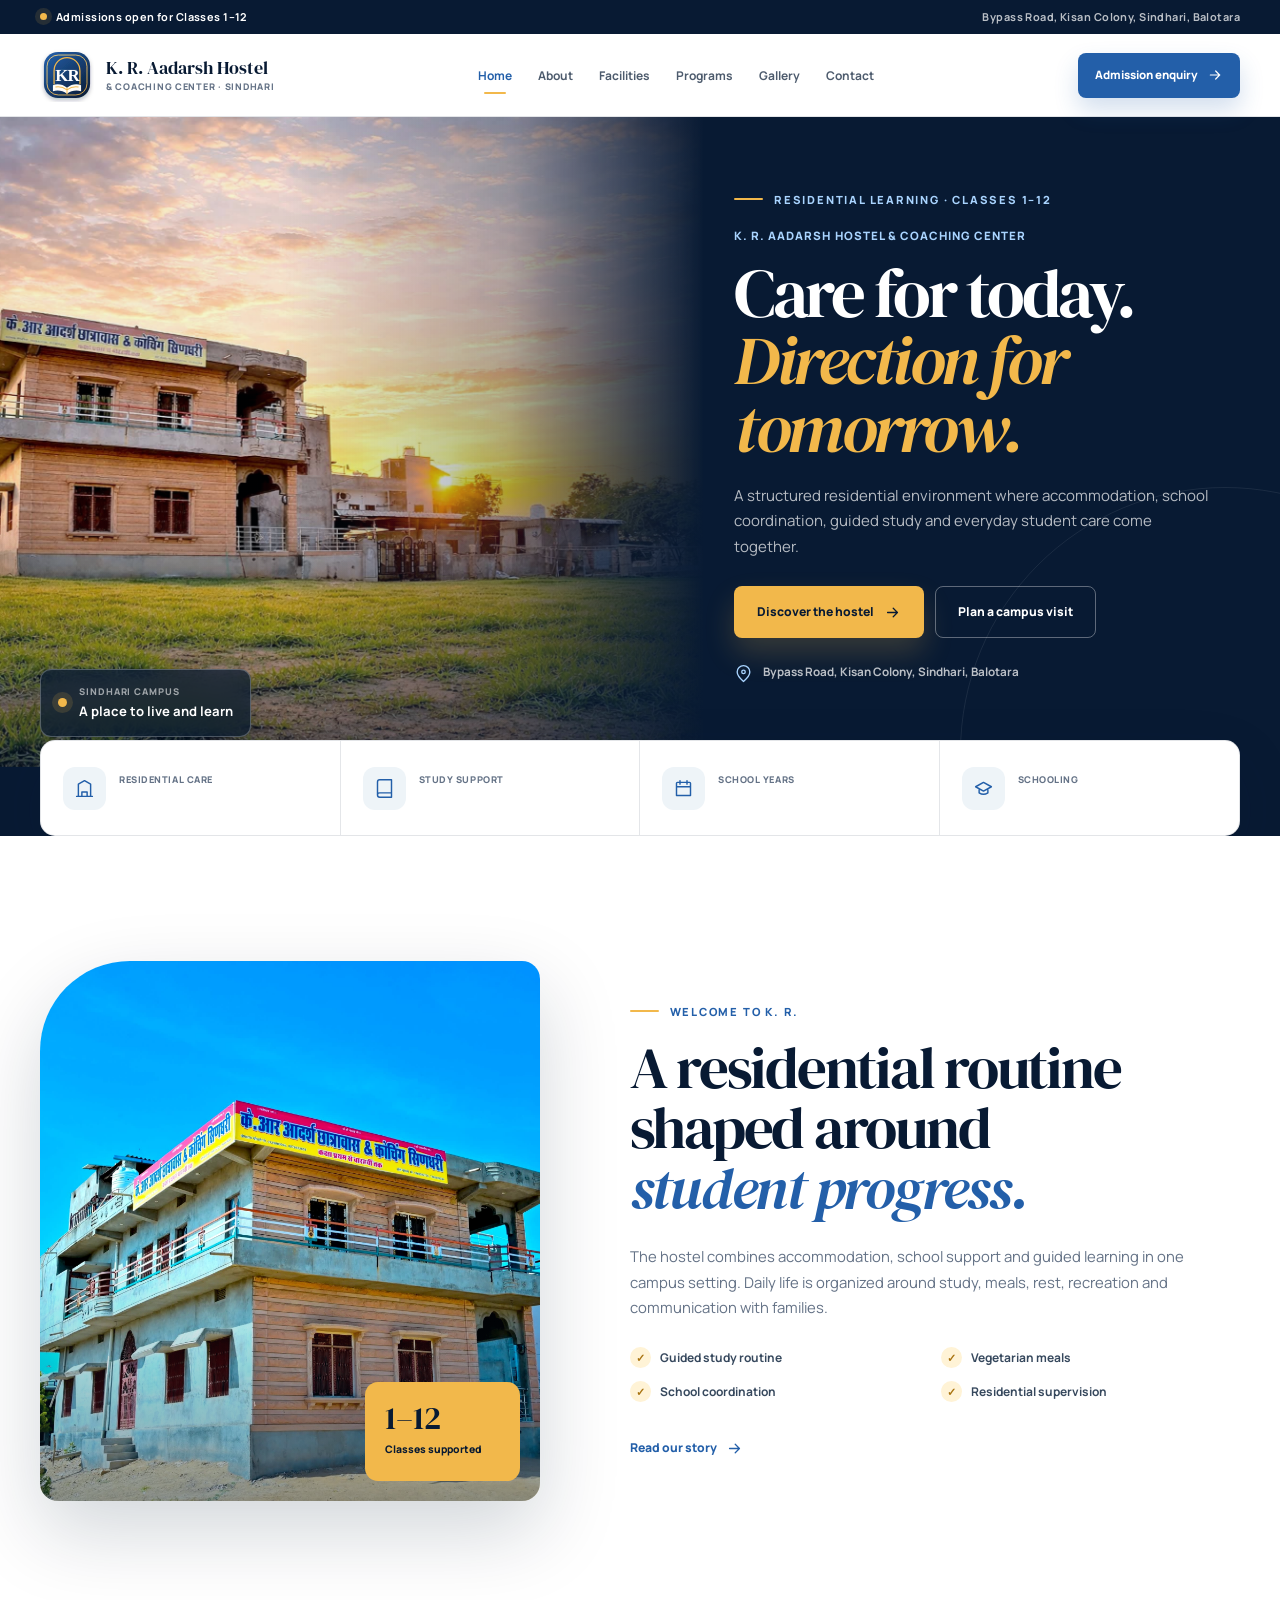
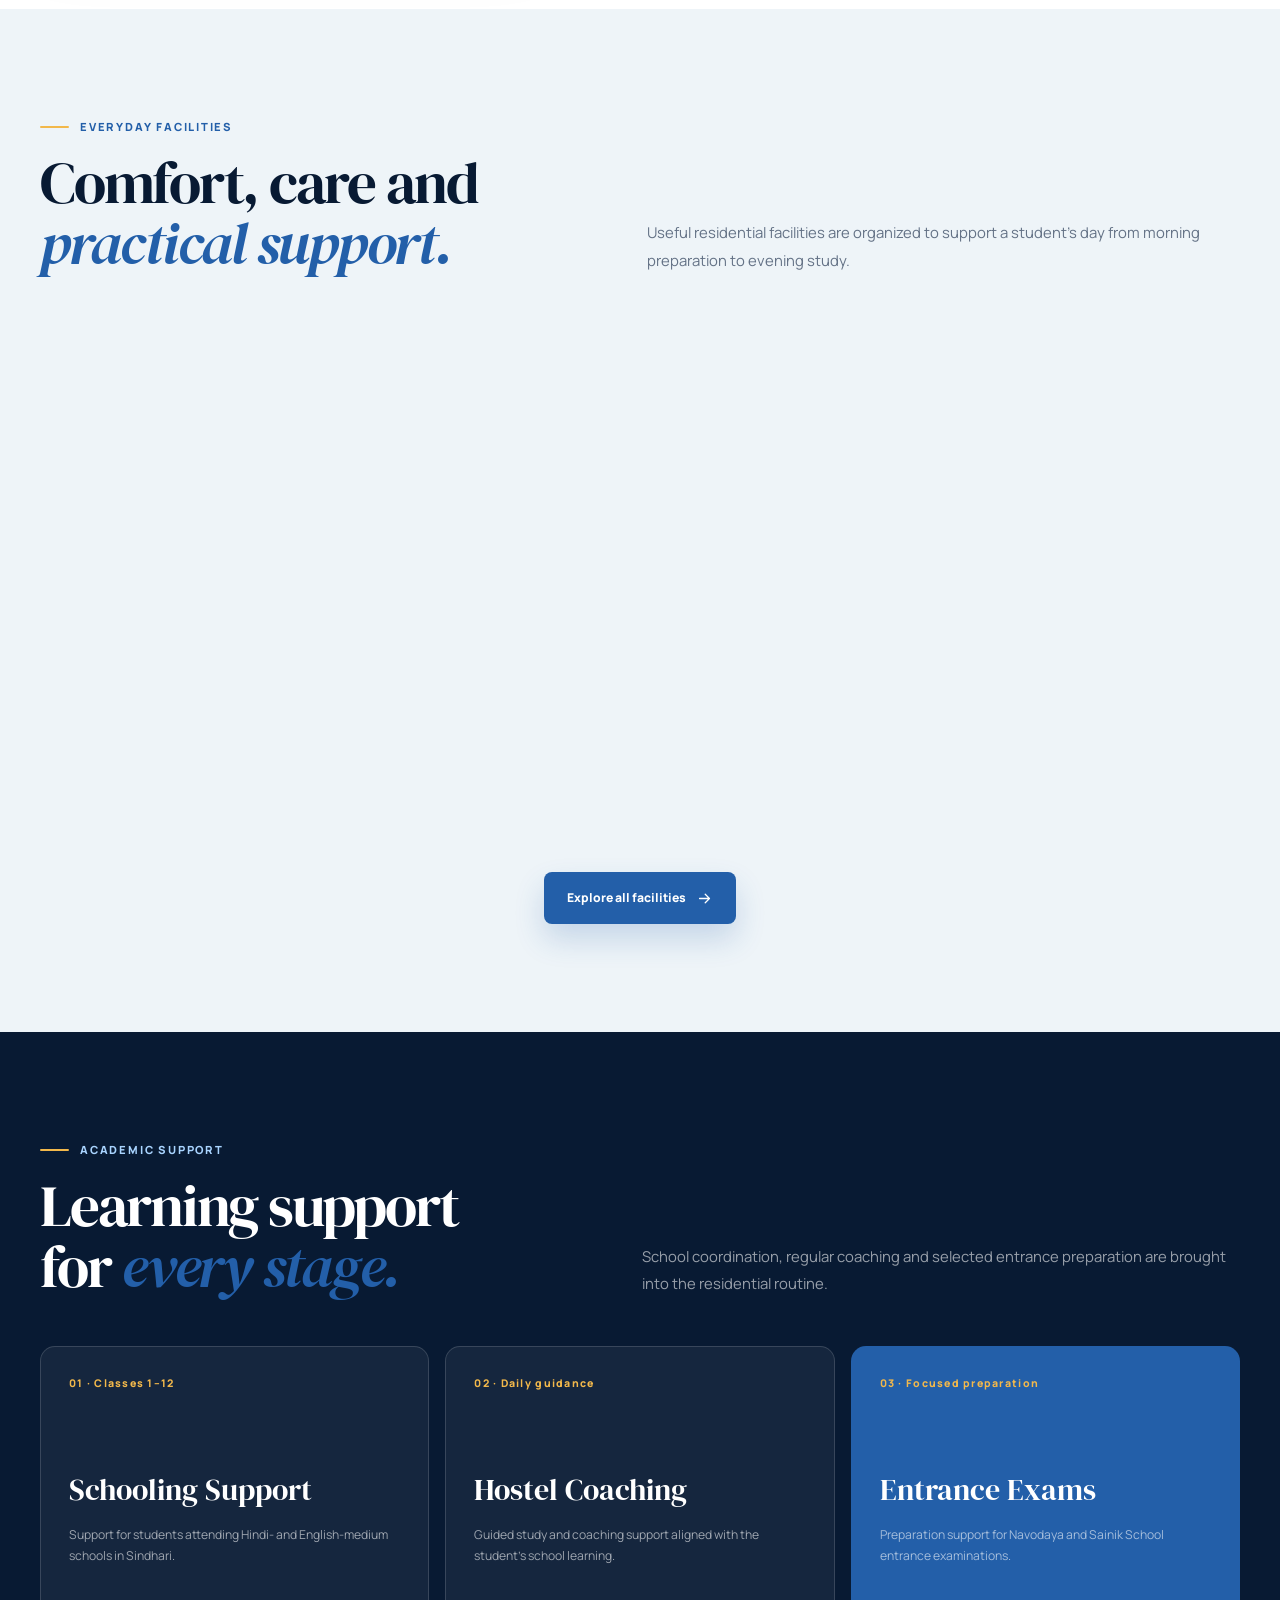
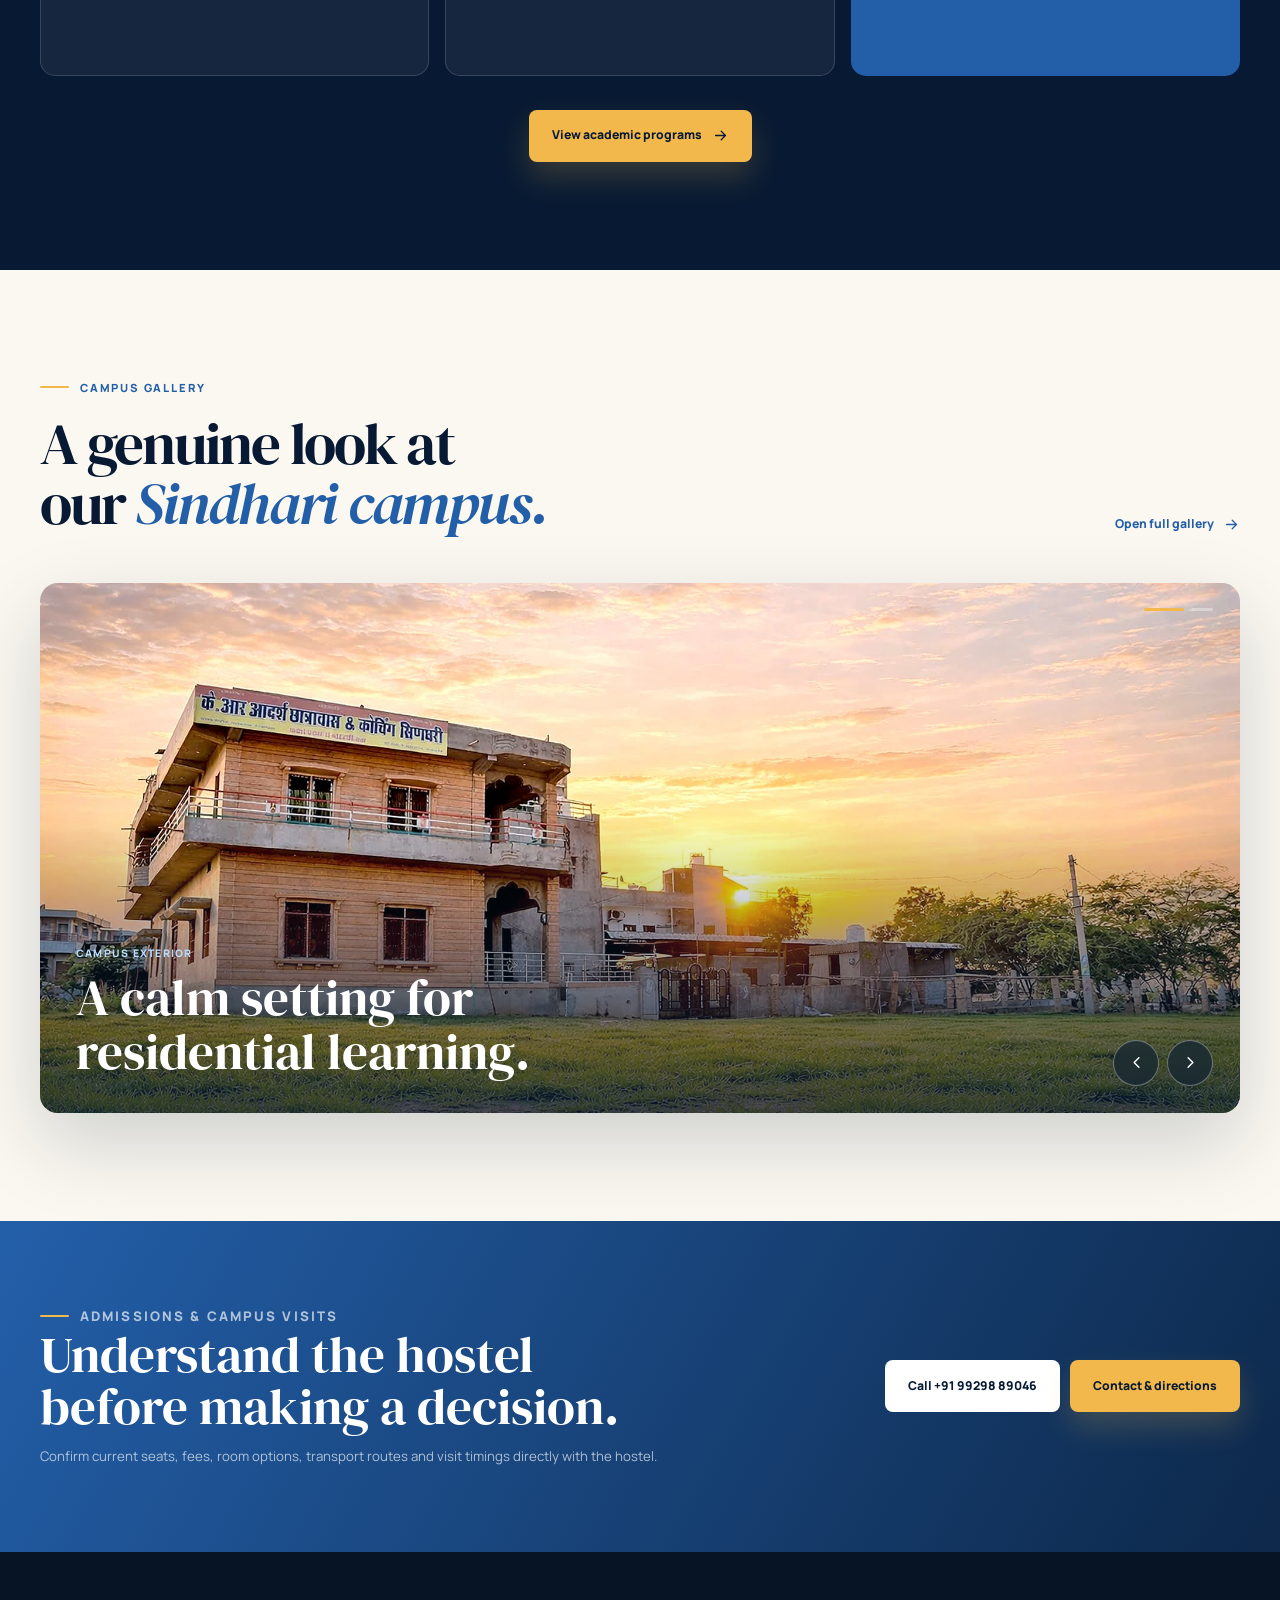
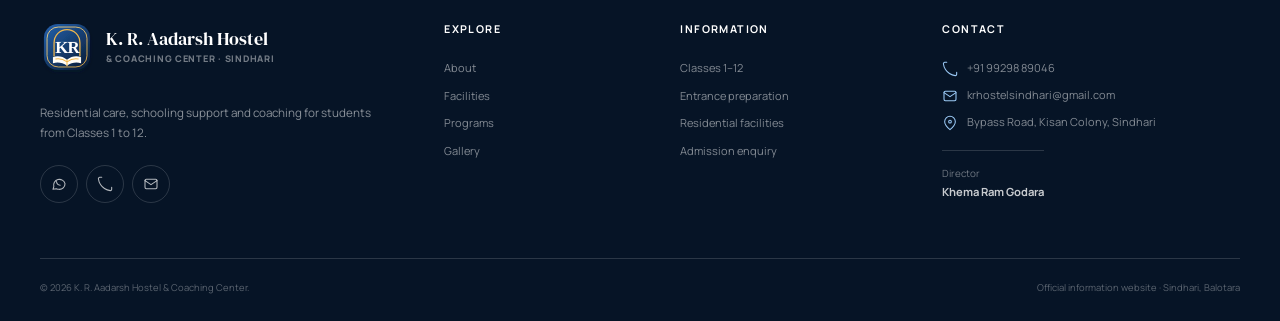
<file: index.html>
<!doctype html>
<html lang="en">
<head>
  <meta charset="UTF-8" />
  <meta name="viewport" content="width=device-width, initial-scale=1.0" />
  <meta name="description" content="K. R. Aadarsh Hostel & Coaching Center in Sindhari offers residential care, school support and coaching for Classes 1 to 12." />
  <meta name="theme-color" content="#081a33" />
  <meta property="og:title" content="K. R. Aadarsh Hostel & Coaching Center" />
  <meta property="og:description" content="A structured residential and learning environment for students in Sindhari, Balotara." />
  <meta property="og:type" content="website" />
  <meta property="og:image" content="assets/hostel-sunset.jpg" />
  <title>K. R. Aadarsh Hostel & Coaching Center | Sindhari</title>
  <link rel="icon" type="image/svg+xml" href="assets/logo-mark.svg" />
  <link rel="preconnect" href="https://fonts.googleapis.com" />
  <link rel="preconnect" href="https://fonts.gstatic.com" crossorigin />
  <link href="https://fonts.googleapis.com/css2?family=DM+Serif+Display:ital@0;1&family=Manrope:wght@400;500;600;700;800&display=swap" rel="stylesheet" />
  <script>document.documentElement.classList.add('js');</script>
  <link rel="stylesheet" href="styles.css" />
  <script type="application/ld+json">{"@context":"https://schema.org","@type":"LodgingBusiness","name":"K. R. Aadarsh Hostel & Coaching Center","telephone":"+91-9929889046","email":"krhostelsindhari@gmail.com","address":{"@type":"PostalAddress","streetAddress":"Bypass Road, Kisan Colony","addressLocality":"Sindhari","addressRegion":"Rajasthan","addressCountry":"IN"}}</script>
</head>
<body>
  <a class="skip-link" href="#main-content">Skip to content</a>
  <div class="scroll-progress" id="scroll-progress" aria-hidden="true"></div>
  <div class="announcement"><div class="container announcement-inner"><p><span class="announcement-dot"></span>Admissions open for Classes 1&ndash;12</p><p>Bypass Road, Kisan Colony, Sindhari, Balotara</p></div></div>
  <header class="site-header">
    <div class="container nav-shell">
      <a class="brand" href="index.html" aria-label="K. R. Aadarsh Hostel home"><img src="assets/logo-mark.svg" alt="" width="54" height="54" /><span class="brand-copy"><strong>K. R. Aadarsh Hostel</strong><small>&amp; Coaching Center &middot; Sindhari</small></span></a>
      <nav class="desktop-nav" aria-label="Primary navigation">
        <a class="nav-link is-active" href="index.html">Home</a><a class="nav-link" href="about.html">About</a><a class="nav-link" href="facilities.html">Facilities</a><a class="nav-link" href="programs.html">Programs</a><a class="nav-link" href="gallery.html">Gallery</a><a class="nav-link" href="contact.html">Contact</a>
      </nav>
      <a class="header-cta" href="contact.html">Admission enquiry<svg viewBox="0 0 24 24"><path d="M5 12h14M13 6l6 6-6 6" /></svg></a>
      <button class="menu-toggle" type="button" aria-label="Open menu" aria-expanded="false"><span></span><span></span><span></span></button>
    </div>
    <nav class="mobile-nav" aria-label="Mobile navigation"><a class="is-active" href="index.html">Home</a><a href="about.html">About</a><a href="facilities.html">Facilities</a><a href="programs.html">Programs</a><a href="gallery.html">Gallery</a><a href="contact.html">Contact</a><a class="mobile-cta" href="tel:+919929889046">Call for admission</a></nav>
  </header>

  <main id="main-content">
    <section class="home-hero">
      <div class="hero-grid">
        <div class="hero-visual"><img src="assets/hostel-sunset.jpg" alt="K. R. Aadarsh Hostel campus at sunset" width="1920" height="1280" fetchpriority="high" /><div class="hero-shade"></div><div class="hero-badge"><span></span><div><small>Sindhari campus</small><strong>A place to live and learn</strong></div></div></div>
        <div class="hero-content">
          <p class="eyebrow eyebrow-light">Residential learning &middot; Classes 1&ndash;12</p>
          <p class="hero-kicker">K. R. Aadarsh Hostel &amp; Coaching Center</p>
          <h1>Care for today.<br /><em>Direction for tomorrow.</em></h1>
          <p class="hero-summary">A structured residential environment where accommodation, school coordination, guided study and everyday student care come together.</p>
          <div class="hero-actions"><a class="button button-primary" href="about.html">Discover the hostel<svg viewBox="0 0 24 24"><path d="M5 12h14M13 6l6 6-6 6" /></svg></a><a class="button button-outline" href="contact.html">Plan a campus visit</a></div>
          <p class="hero-meta"><svg viewBox="0 0 24 24"><path d="M20 10c0 5-8 12-8 12S4 15 4 10a8 8 0 1 1 16 0Z"/><circle cx="12" cy="10" r="2.2"/></svg>Bypass Road, Kisan Colony, Sindhari, Balotara</p>
        </div>
      </div>
      <div class="container trust-bar">
        <div class="trust-item reveal"><span class="mini-icon"><svg viewBox="0 0 24 24"><path d="M3 21h18M5 21V7l7-4 7 4v14M9 21v-5h6v5"/></svg></span><div><small>Residential care</small><strong>Structured hostel living</strong></div></div>
        <div class="trust-item reveal"><span class="mini-icon"><svg viewBox="0 0 24 24"><path d="M4 19.5A2.5 2.5 0 0 1 6.5 17H20M6.5 2H20v20H6.5A2.5 2.5 0 0 1 4 19.5v-15A2.5 2.5 0 0 1 6.5 2Z"/></svg></span><div><small>Study support</small><strong>Coaching and guidance</strong></div></div>
        <div class="trust-item reveal"><span class="mini-icon"><svg viewBox="0 0 24 24"><path d="M8 3v4M16 3v4M4 10h16M5 5h14a1 1 0 0 1 1 1v14H4V6a1 1 0 0 1 1-1Z"/></svg></span><div><small>School years</small><strong>Classes 1 through 12</strong></div></div>
        <div class="trust-item reveal"><span class="mini-icon"><svg viewBox="0 0 24 24"><path d="m3 10 9-5 9 5-9 5-9-5ZM7 13v4c3 2 7 2 10 0v-4"/></svg></span><div><small>Schooling</small><strong>Hindi and English medium</strong></div></div>
      </div>
    </section>

    <section class="section home-intro">
      <div class="container intro-layout">
        <div class="intro-media reveal"><img src="assets/hostel-front.jpg" alt="Front view of the K. R. Aadarsh Hostel building" width="1600" height="1600" /><div class="intro-stat"><strong>1&ndash;12</strong><small>Classes supported</small></div></div>
        <div class="intro-copy reveal"><p class="eyebrow">Welcome to K. R.</p><h2 class="section-title">A residential routine shaped around <em>student progress.</em></h2><p>The hostel combines accommodation, school support and guided learning in one campus setting. Daily life is organized around study, meals, rest, recreation and communication with families.</p><ul class="feature-points"><li><span>&#10003;</span>Guided study routine</li><li><span>&#10003;</span>Vegetarian meals</li><li><span>&#10003;</span>School coordination</li><li><span>&#10003;</span>Residential supervision</li></ul><a class="text-link" href="about.html">Read our story<svg viewBox="0 0 24 24"><path d="M5 12h14M13 6l6 6-6 6"/></svg></a></div>
      </div>
    </section>

    <section class="section facilities-preview">
      <div class="container heading-row"><div><p class="eyebrow">Everyday facilities</p><h2 class="section-title">Comfort, care and <em>practical support.</em></h2></div><p class="section-lead">Useful residential facilities are organized to support a student&rsquo;s day from morning preparation to evening study.</p></div>
      <div class="container facility-grid">
        <article class="facility-card reveal"><div class="icon-box"><svg viewBox="0 0 24 24"><path d="M3 19v-7h18v7M5 12V8h5a3 3 0 0 1 3 3v1M3 19v2M21 19v2"/></svg></div><h3>Residential Rooms</h3><p>Individual beds and bedding, with AC room options listed by hostel management.</p></article>
        <article class="facility-card reveal"><div class="icon-box"><svg viewBox="0 0 24 24"><path d="M12 2s6 7 6 12a6 6 0 0 1-12 0c0-5 6-12 6-12ZM9 15a3 3 0 0 0 3 2"/></svg></div><h3>RO Drinking Water</h3><p>An RO plant provides clean and cool drinking water for residential students.</p></article>
        <article class="facility-card reveal"><div class="icon-box"><svg viewBox="0 0 24 24"><path d="M4 19.5A2.5 2.5 0 0 1 6.5 17H20M6.5 2H20v20H6.5A2.5 2.5 0 0 1 4 19.5v-15A2.5 2.5 0 0 1 6.5 2Z"/></svg></div><h3>Library &amp; Study</h3><p>A reading and study environment supports preparation beyond regular classes.</p></article>
        <article class="facility-card reveal"><div class="icon-box"><svg viewBox="0 0 24 24"><circle cx="12" cy="12" r="9"/><path d="M8 12h8M12 8v8"/></svg></div><h3>Vegetarian Meals</h3><p>Nutritious vegetarian food with regular menu variety, rotis and buttermilk.</p></article>
        <article class="facility-card reveal"><div class="icon-box"><svg viewBox="0 0 24 24"><path d="m4 7 3-3h10l3 3v11H4V7Z"/><circle cx="12" cy="12" r="3"/><path d="M8 20h8"/></svg></div><h3>CCTV Monitoring</h3><p>CCTV monitoring is listed across the residential premises for campus oversight.</p></article>
        <article class="facility-card reveal"><div class="icon-box"><svg viewBox="0 0 24 24"><path d="M4 16V7a2 2 0 0 1 2-2h9a5 5 0 0 1 5 5v6H4Z"/><circle cx="7" cy="18" r="2"/><circle cx="17" cy="18" r="2"/><path d="M20 11h-5V5"/></svg></div><h3>School Transport</h3><p>Pick-up and drop support is listed for travel between the school and hostel.</p></article>
      </div>
      <div class="container facility-more"><a class="button button-blue" href="facilities.html">Explore all facilities<svg viewBox="0 0 24 24"><path d="M5 12h14M13 6l6 6-6 6"/></svg></a></div>
    </section>

    <section class="section program-preview">
      <div class="container heading-row"><div><p class="eyebrow eyebrow-light">Academic support</p><h2 class="section-title">Learning support for <em>every stage.</em></h2></div><p class="section-lead">School coordination, regular coaching and selected entrance preparation are brought into the residential routine.</p></div>
      <div class="container program-cards">
        <article class="program-card reveal"><span>01 &middot; Classes 1&ndash;12</span><h3>Schooling Support</h3><p>Support for students attending Hindi- and English-medium schools in Sindhari.</p></article>
        <article class="program-card reveal"><span>02 &middot; Daily guidance</span><h3>Hostel Coaching</h3><p>Guided study and coaching support aligned with the student&rsquo;s school learning.</p></article>
        <article class="program-card program-card-featured reveal"><span>03 &middot; Focused preparation</span><h3>Entrance Exams</h3><p>Preparation support for Navodaya and Sainik School entrance examinations.</p></article>
      </div>
      <div class="container facility-more"><a class="button button-primary" href="programs.html">View academic programs<svg viewBox="0 0 24 24"><path d="M5 12h14M13 6l6 6-6 6"/></svg></a></div>
    </section>

    <section class="section gallery-preview">
      <div class="container heading-row"><div><p class="eyebrow">Campus gallery</p><h2 class="section-title">A genuine look at our <em>Sindhari campus.</em></h2></div><a class="text-link" href="gallery.html">Open full gallery<svg viewBox="0 0 24 24"><path d="M5 12h14M13 6l6 6-6 6"/></svg></a></div>
      <div class="container gallery-slider" aria-label="Hostel campus gallery">
        <div class="gallery-track">
          <article class="gallery-slide"><img src="assets/hostel-sunset.jpg" alt="K. R. Aadarsh Hostel campus at sunset" /><div class="slide-caption"><small>Campus exterior</small><h3>A calm setting for residential learning.</h3></div></article>
          <article class="gallery-slide"><img src="assets/hostel-front.jpg" alt="Front architecture of K. R. Aadarsh Hostel" /><div class="slide-caption"><small>Hostel building</small><h3>The K. R. campus in Sindhari.</h3></div></article>
        </div>
        <div class="gallery-dots"><button data-gallery-dot aria-label="Show photo 1"></button><button data-gallery-dot aria-label="Show photo 2"></button></div>
        <div class="gallery-controls"><button class="gallery-control" data-gallery-prev aria-label="Previous photo"><svg viewBox="0 0 24 24"><path d="m15 18-6-6 6-6"/></svg></button><button class="gallery-control" data-gallery-next aria-label="Next photo"><svg viewBox="0 0 24 24"><path d="m9 18 6-6-6-6"/></svg></button></div>
      </div>
    </section>

    <section class="admission-cta"><div class="container cta-layout"><div class="reveal"><p class="eyebrow eyebrow-light">Admissions &amp; campus visits</p><h2>Understand the hostel before making a decision.</h2><p>Confirm current seats, fees, room options, transport routes and visit timings directly with the hostel.</p></div><div class="cta-actions reveal"><a class="button button-white" href="tel:+919929889046">Call +91 99298 89046</a><a class="button button-primary" href="contact.html">Contact &amp; directions</a></div></div></section>
  </main>

  <footer class="site-footer">
    <div class="container footer-top">
      <div class="footer-brand"><a class="brand brand-footer" href="index.html"><img src="assets/logo-mark.svg" alt="" width="54" height="54" /><span class="brand-copy"><strong>K. R. Aadarsh Hostel</strong><small>&amp; Coaching Center &middot; Sindhari</small></span></a><p>Residential care, schooling support and coaching for students from Classes 1 to 12.</p><div class="socials"><a href="https://wa.me/919929889046" aria-label="WhatsApp"><svg viewBox="0 0 24 24"><path d="M21 11.5a8.4 8.4 0 0 1-9 8.5 9.6 9.6 0 0 1-4-1l-5 1 1.2-4A8.4 8.4 0 1 1 21 11.5Z"/><path d="M8.2 8.2c.3 3 2.6 5.3 5.6 5.6"/></svg></a><a href="tel:+919929889046" aria-label="Call"><svg viewBox="0 0 24 24"><path d="M22 16.9v3a2 2 0 0 1-2.2 2 19.8 19.8 0 0 1-8.6-3.1 19.5 19.5 0 0 1-6-6A19.8 19.8 0 0 1 2.1 4.2 2 2 0 0 1 4.1 2h3"/></svg></a><a href="mailto:krhostelsindhari@gmail.com" aria-label="Email"><svg viewBox="0 0 24 24"><rect x="3" y="5" width="18" height="14" rx="2"/><path d="m3 7 9 6 9-6"/></svg></a></div></div>
      <div class="footer-col"><h3>Explore</h3><a href="about.html">About</a><a href="facilities.html">Facilities</a><a href="programs.html">Programs</a><a href="gallery.html">Gallery</a></div>
      <div class="footer-col"><h3>Information</h3><a href="programs.html">Classes 1&ndash;12</a><a href="programs.html">Entrance preparation</a><a href="facilities.html">Residential facilities</a><a href="contact.html">Admission enquiry</a></div>
      <div class="footer-col footer-contact"><h3>Contact</h3><a href="tel:+919929889046"><svg viewBox="0 0 24 24"><path d="M22 16.9v3a2 2 0 0 1-2.2 2 19.8 19.8 0 0 1-8.6-3.1 19.5 19.5 0 0 1-6-6A19.8 19.8 0 0 1 2.1 4.2 2 2 0 0 1 4.1 2h3"/></svg>+91 99298 89046</a><a href="mailto:krhostelsindhari@gmail.com"><svg viewBox="0 0 24 24"><rect x="3" y="5" width="18" height="14" rx="2"/><path d="m3 7 9 6 9-6"/></svg>krhostelsindhari@gmail.com</a><a href="contact.html"><svg viewBox="0 0 24 24"><path d="M20 10c0 5-8 12-8 12S4 15 4 10a8 8 0 1 1 16 0Z"/><circle cx="12" cy="10" r="2"/></svg>Bypass Road, Kisan Colony, Sindhari</a><p class="director-note">Director<br /><strong>Khema Ram Godara</strong></p></div>
    </div>
    <div class="container footer-bottom"><p>&copy; <span data-year>2026</span> K. R. Aadarsh Hostel &amp; Coaching Center.</p><p>Official information website &middot; Sindhari, Balotara</p></div>
  </footer>
  <script src="script.js"></script>
</body>
</html>
</file>
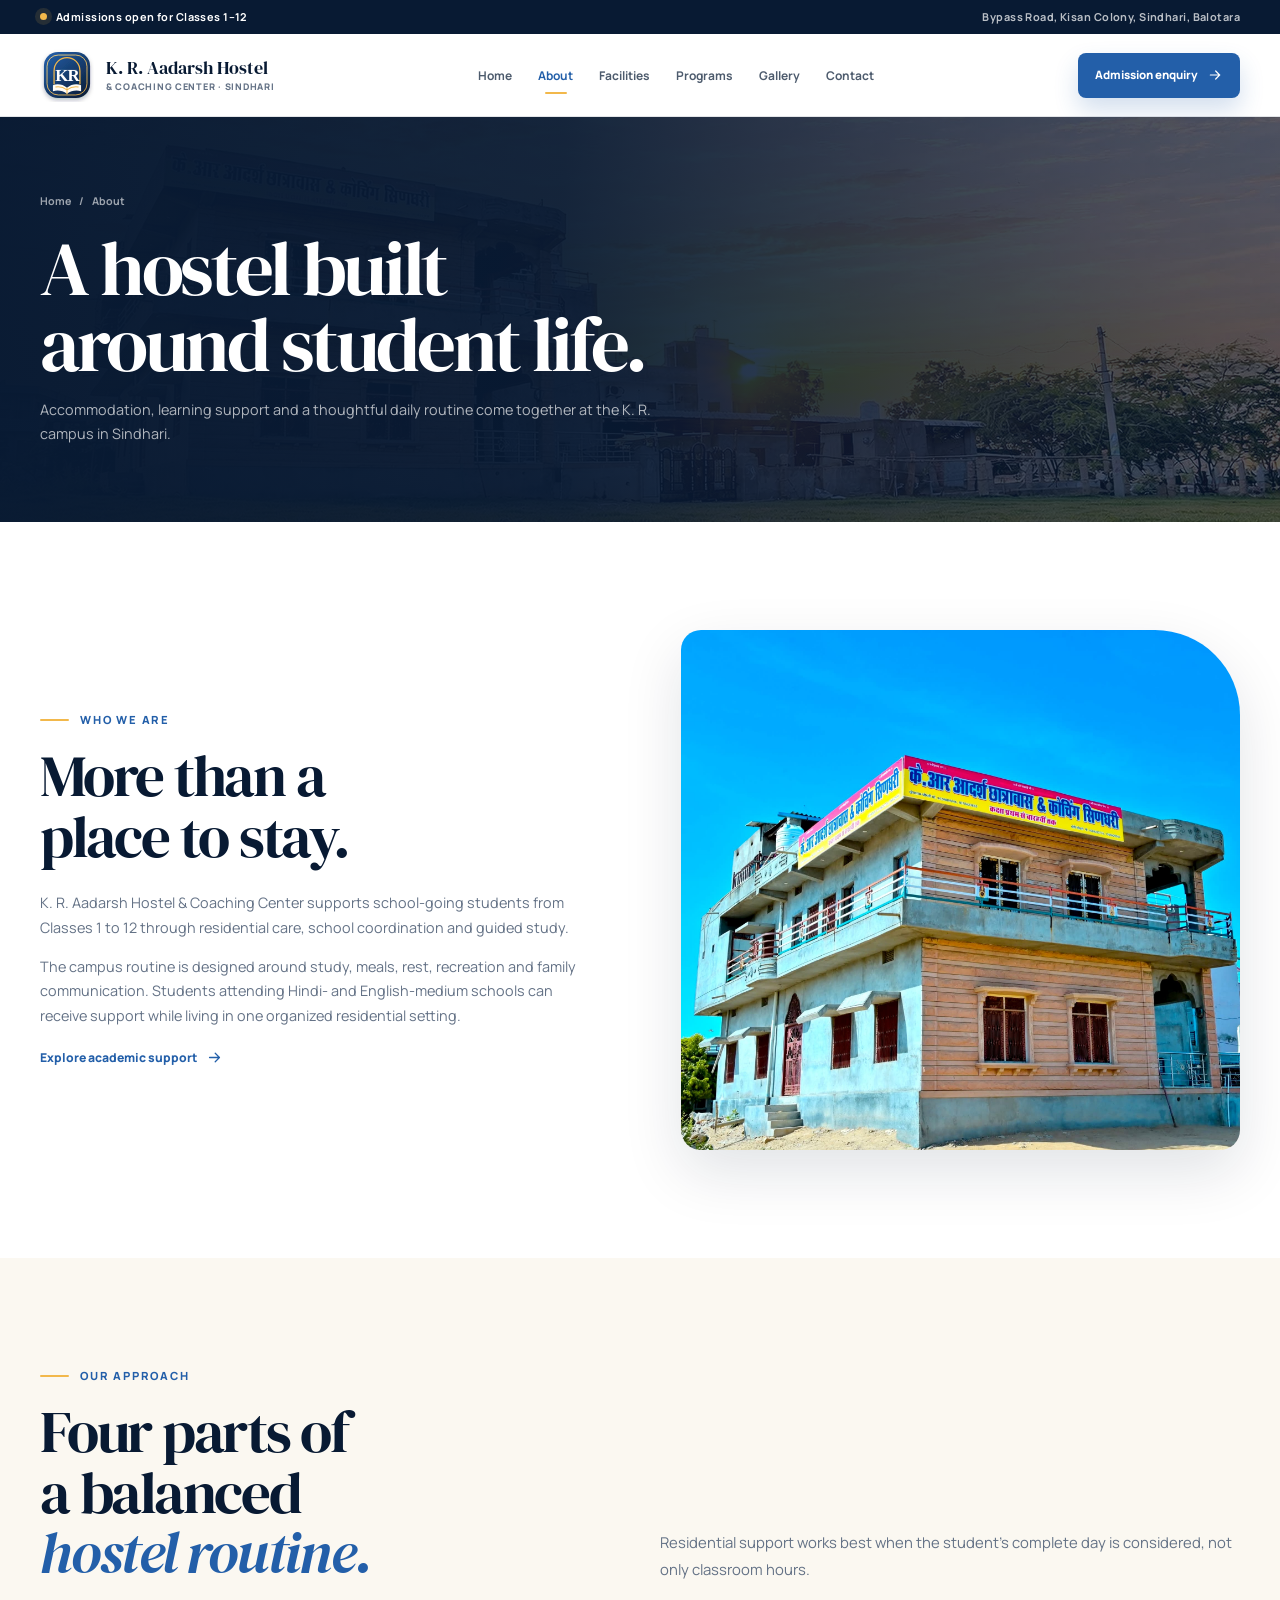
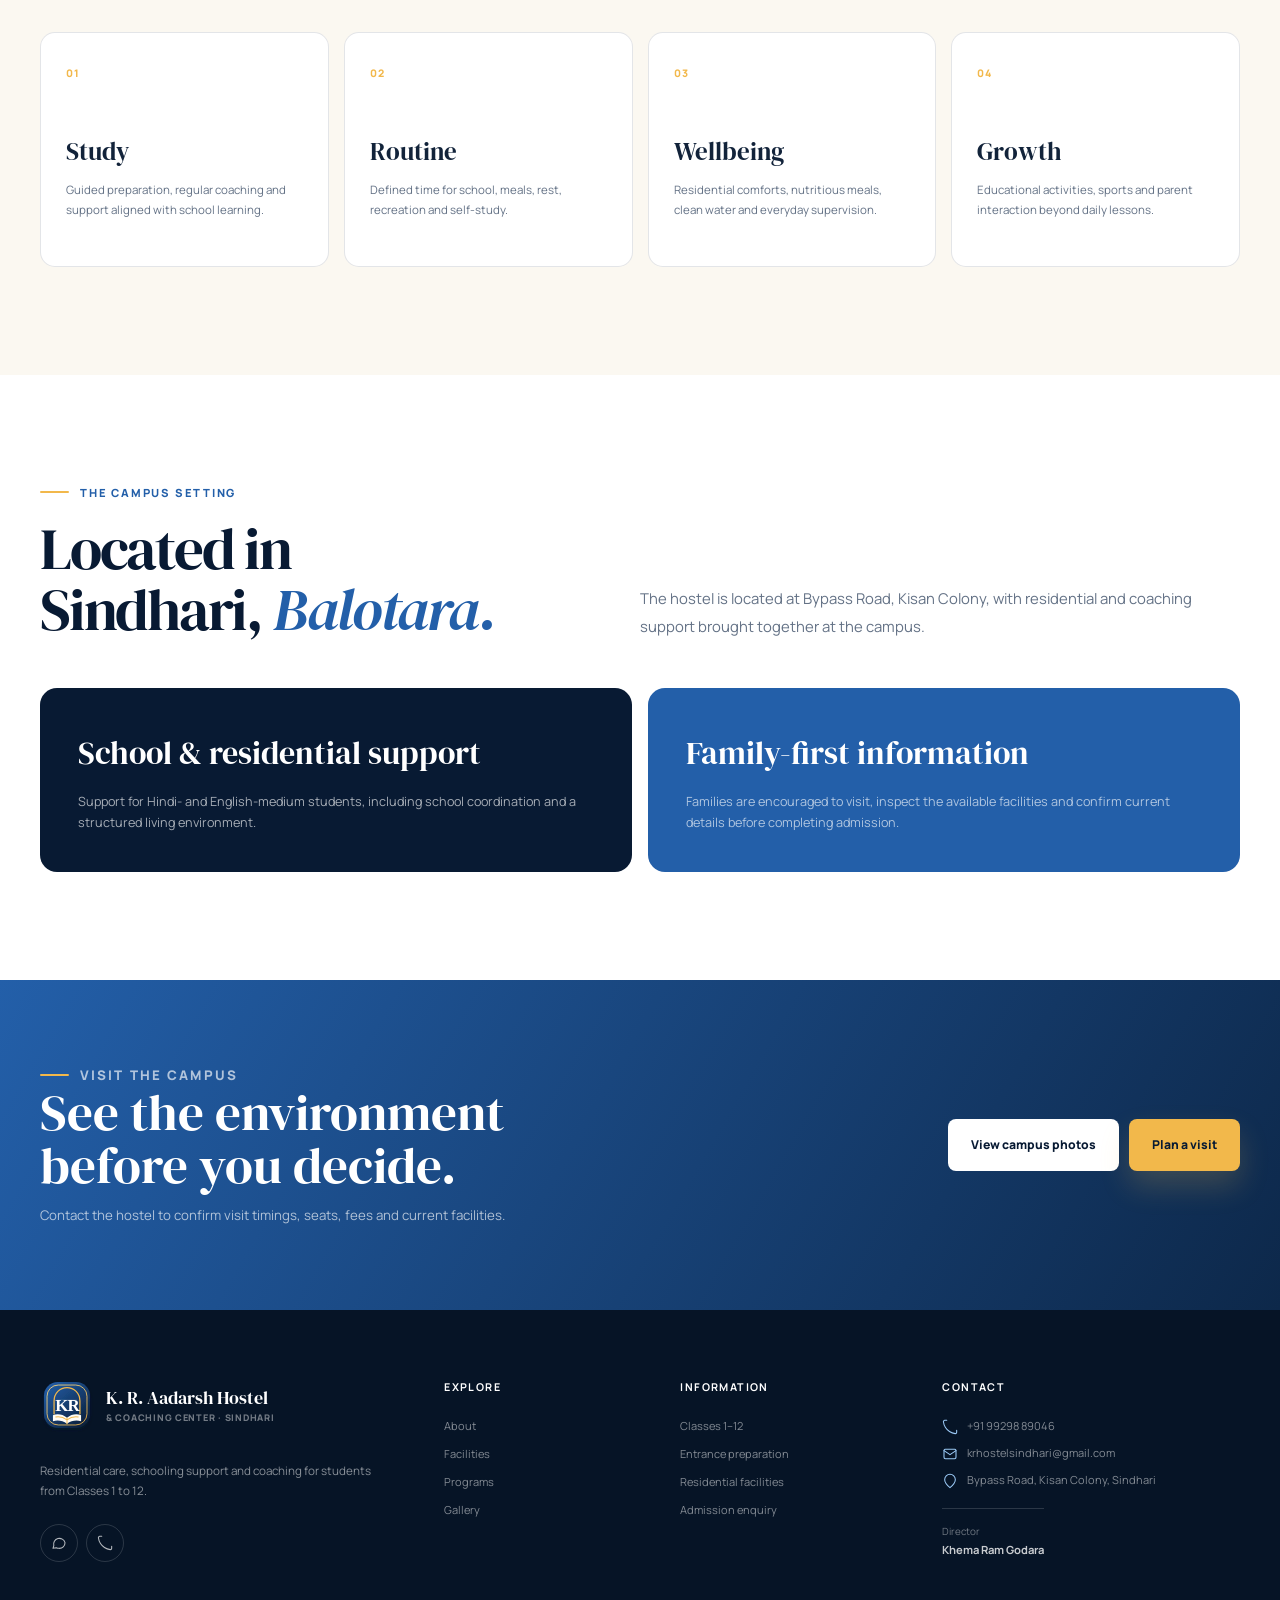
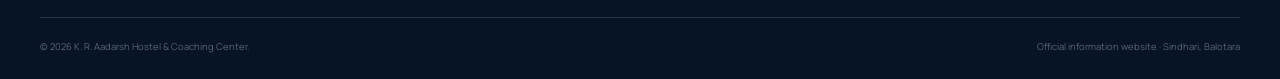
<file: about.html>
<!doctype html>
<html lang="en">
<head>
  <meta charset="UTF-8" /><meta name="viewport" content="width=device-width, initial-scale=1.0" />
  <meta name="description" content="Learn about K. R. Aadarsh Hostel & Coaching Center, its student-focused residential approach and Sindhari campus." />
  <meta name="theme-color" content="#081a33" /><title>About the Hostel | K. R. Aadarsh Hostel Sindhari</title>
  <link rel="icon" type="image/svg+xml" href="assets/logo-mark.svg" /><link rel="preconnect" href="https://fonts.googleapis.com" /><link rel="preconnect" href="https://fonts.gstatic.com" crossorigin /><link href="https://fonts.googleapis.com/css2?family=DM+Serif+Display:ital@0;1&family=Manrope:wght@400;500;600;700;800&display=swap" rel="stylesheet" /><script>document.documentElement.classList.add('js');</script><link rel="stylesheet" href="styles.css" />
</head>
<body>
  <a class="skip-link" href="#main-content">Skip to content</a><div class="scroll-progress" id="scroll-progress" aria-hidden="true"></div>
  <div class="announcement"><div class="container announcement-inner"><p><span class="announcement-dot"></span>Admissions open for Classes 1&ndash;12</p><p>Bypass Road, Kisan Colony, Sindhari, Balotara</p></div></div>
  <header class="site-header"><div class="container nav-shell"><a class="brand" href="index.html"><img src="assets/logo-mark.svg" alt="" width="54" height="54" /><span class="brand-copy"><strong>K. R. Aadarsh Hostel</strong><small>&amp; Coaching Center &middot; Sindhari</small></span></a><nav class="desktop-nav" aria-label="Primary navigation"><a class="nav-link" href="index.html">Home</a><a class="nav-link is-active" href="about.html">About</a><a class="nav-link" href="facilities.html">Facilities</a><a class="nav-link" href="programs.html">Programs</a><a class="nav-link" href="gallery.html">Gallery</a><a class="nav-link" href="contact.html">Contact</a></nav><a class="header-cta" href="contact.html">Admission enquiry<svg viewBox="0 0 24 24"><path d="M5 12h14M13 6l6 6-6 6"/></svg></a><button class="menu-toggle" type="button" aria-label="Open menu" aria-expanded="false"><span></span><span></span><span></span></button></div><nav class="mobile-nav" aria-label="Mobile navigation"><a href="index.html">Home</a><a class="is-active" href="about.html">About</a><a href="facilities.html">Facilities</a><a href="programs.html">Programs</a><a href="gallery.html">Gallery</a><a href="contact.html">Contact</a><a class="mobile-cta" href="tel:+919929889046">Call for admission</a></nav></header>
  <main id="main-content">
    <section class="page-hero"><div class="page-hero-bg"><img src="assets/hostel-sunset.jpg" alt="" /></div><div class="container page-hero-content"><p class="breadcrumb"><a href="index.html">Home</a><span>/</span><span>About</span></p><h1>A hostel built around student life.</h1><p>Accommodation, learning support and a thoughtful daily routine come together at the K. R. campus in Sindhari.</p></div></section>
    <section class="section"><div class="container content-grid"><div class="content-copy reveal"><p class="eyebrow">Who we are</p><h2 class="section-title">More than a place to stay.</h2><p>K. R. Aadarsh Hostel &amp; Coaching Center supports school-going students from Classes 1 to 12 through residential care, school coordination and guided study.</p><p>The campus routine is designed around study, meals, rest, recreation and family communication. Students attending Hindi- and English-medium schools can receive support while living in one organized residential setting.</p><a class="text-link" href="programs.html">Explore academic support<svg viewBox="0 0 24 24"><path d="M5 12h14M13 6l6 6-6 6"/></svg></a></div><div class="content-image reveal"><img src="assets/hostel-front.jpg" alt="K. R. Aadarsh Hostel building in Sindhari" width="1600" height="1600" /></div></div></section>
    <section class="section soft-section"><div class="container heading-row"><div><p class="eyebrow">Our approach</p><h2 class="section-title">Four parts of a balanced <em>hostel routine.</em></h2></div><p class="section-lead">Residential support works best when the student&rsquo;s complete day is considered, not only classroom hours.</p></div><div class="container value-grid"><article class="value-card reveal"><span>01</span><h3>Study</h3><p>Guided preparation, regular coaching and support aligned with school learning.</p></article><article class="value-card reveal"><span>02</span><h3>Routine</h3><p>Defined time for school, meals, rest, recreation and self-study.</p></article><article class="value-card reveal"><span>03</span><h3>Wellbeing</h3><p>Residential comforts, nutritious meals, clean water and everyday supervision.</p></article><article class="value-card reveal"><span>04</span><h3>Growth</h3><p>Educational activities, sports and parent interaction beyond daily lessons.</p></article></div></section>
    <section class="section"><div class="container heading-row"><div><p class="eyebrow">The campus setting</p><h2 class="section-title">Located in Sindhari, <em>Balotara.</em></h2></div><p class="section-lead">The hostel is located at Bypass Road, Kisan Colony, with residential and coaching support brought together at the campus.</p></div><div class="container info-band"><article class="info-panel reveal"><h3>School &amp; residential support</h3><p>Support for Hindi- and English-medium students, including school coordination and a structured living environment.</p></article><article class="info-panel reveal"><h3>Family-first information</h3><p>Families are encouraged to visit, inspect the available facilities and confirm current details before completing admission.</p></article></div></section>
    <section class="admission-cta"><div class="container cta-layout"><div><p class="eyebrow eyebrow-light">Visit the campus</p><h2>See the environment before you decide.</h2><p>Contact the hostel to confirm visit timings, seats, fees and current facilities.</p></div><div class="cta-actions"><a class="button button-white" href="gallery.html">View campus photos</a><a class="button button-primary" href="contact.html">Plan a visit</a></div></div></section>
  </main>
  <footer class="site-footer"><div class="container footer-top"><div class="footer-brand"><a class="brand brand-footer" href="index.html"><img src="assets/logo-mark.svg" alt="" /><span class="brand-copy"><strong>K. R. Aadarsh Hostel</strong><small>&amp; Coaching Center &middot; Sindhari</small></span></a><p>Residential care, schooling support and coaching for students from Classes 1 to 12.</p><div class="socials"><a href="https://wa.me/919929889046" aria-label="WhatsApp"><svg viewBox="0 0 24 24"><path d="M21 11.5a8.4 8.4 0 0 1-9 8.5 9.6 9.6 0 0 1-4-1l-5 1 1.2-4A8.4 8.4 0 1 1 21 11.5Z"/></svg></a><a href="tel:+919929889046" aria-label="Call"><svg viewBox="0 0 24 24"><path d="M22 16.9v3a2 2 0 0 1-2.2 2 19.8 19.8 0 0 1-8.6-3.1 19.5 19.5 0 0 1-6-6A19.8 19.8 0 0 1 2.1 4.2 2 2 0 0 1 4.1 2h3"/></svg></a></div></div><div class="footer-col"><h3>Explore</h3><a href="about.html">About</a><a href="facilities.html">Facilities</a><a href="programs.html">Programs</a><a href="gallery.html">Gallery</a></div><div class="footer-col"><h3>Information</h3><a href="programs.html">Classes 1&ndash;12</a><a href="programs.html">Entrance preparation</a><a href="facilities.html">Residential facilities</a><a href="contact.html">Admission enquiry</a></div><div class="footer-col footer-contact"><h3>Contact</h3><a href="tel:+919929889046"><svg viewBox="0 0 24 24"><path d="M22 16.9v3a2 2 0 0 1-2.2 2 19.8 19.8 0 0 1-8.6-3.1 19.5 19.5 0 0 1-6-6A19.8 19.8 0 0 1 2.1 4.2 2 2 0 0 1 4.1 2h3"/></svg>+91 99298 89046</a><a href="mailto:krhostelsindhari@gmail.com"><svg viewBox="0 0 24 24"><rect x="3" y="5" width="18" height="14" rx="2"/><path d="m3 7 9 6 9-6"/></svg>krhostelsindhari@gmail.com</a><a href="contact.html"><svg viewBox="0 0 24 24"><path d="M20 10c0 5-8 12-8 12S4 15 4 10a8 8 0 1 1 16 0Z"/></svg>Bypass Road, Kisan Colony, Sindhari</a><p class="director-note">Director<br/><strong>Khema Ram Godara</strong></p></div></div><div class="container footer-bottom"><p>&copy; <span data-year>2026</span> K. R. Aadarsh Hostel &amp; Coaching Center.</p><p>Official information website &middot; Sindhari, Balotara</p></div></footer>
  <script src="script.js"></script>
</body>
</html>
</file>
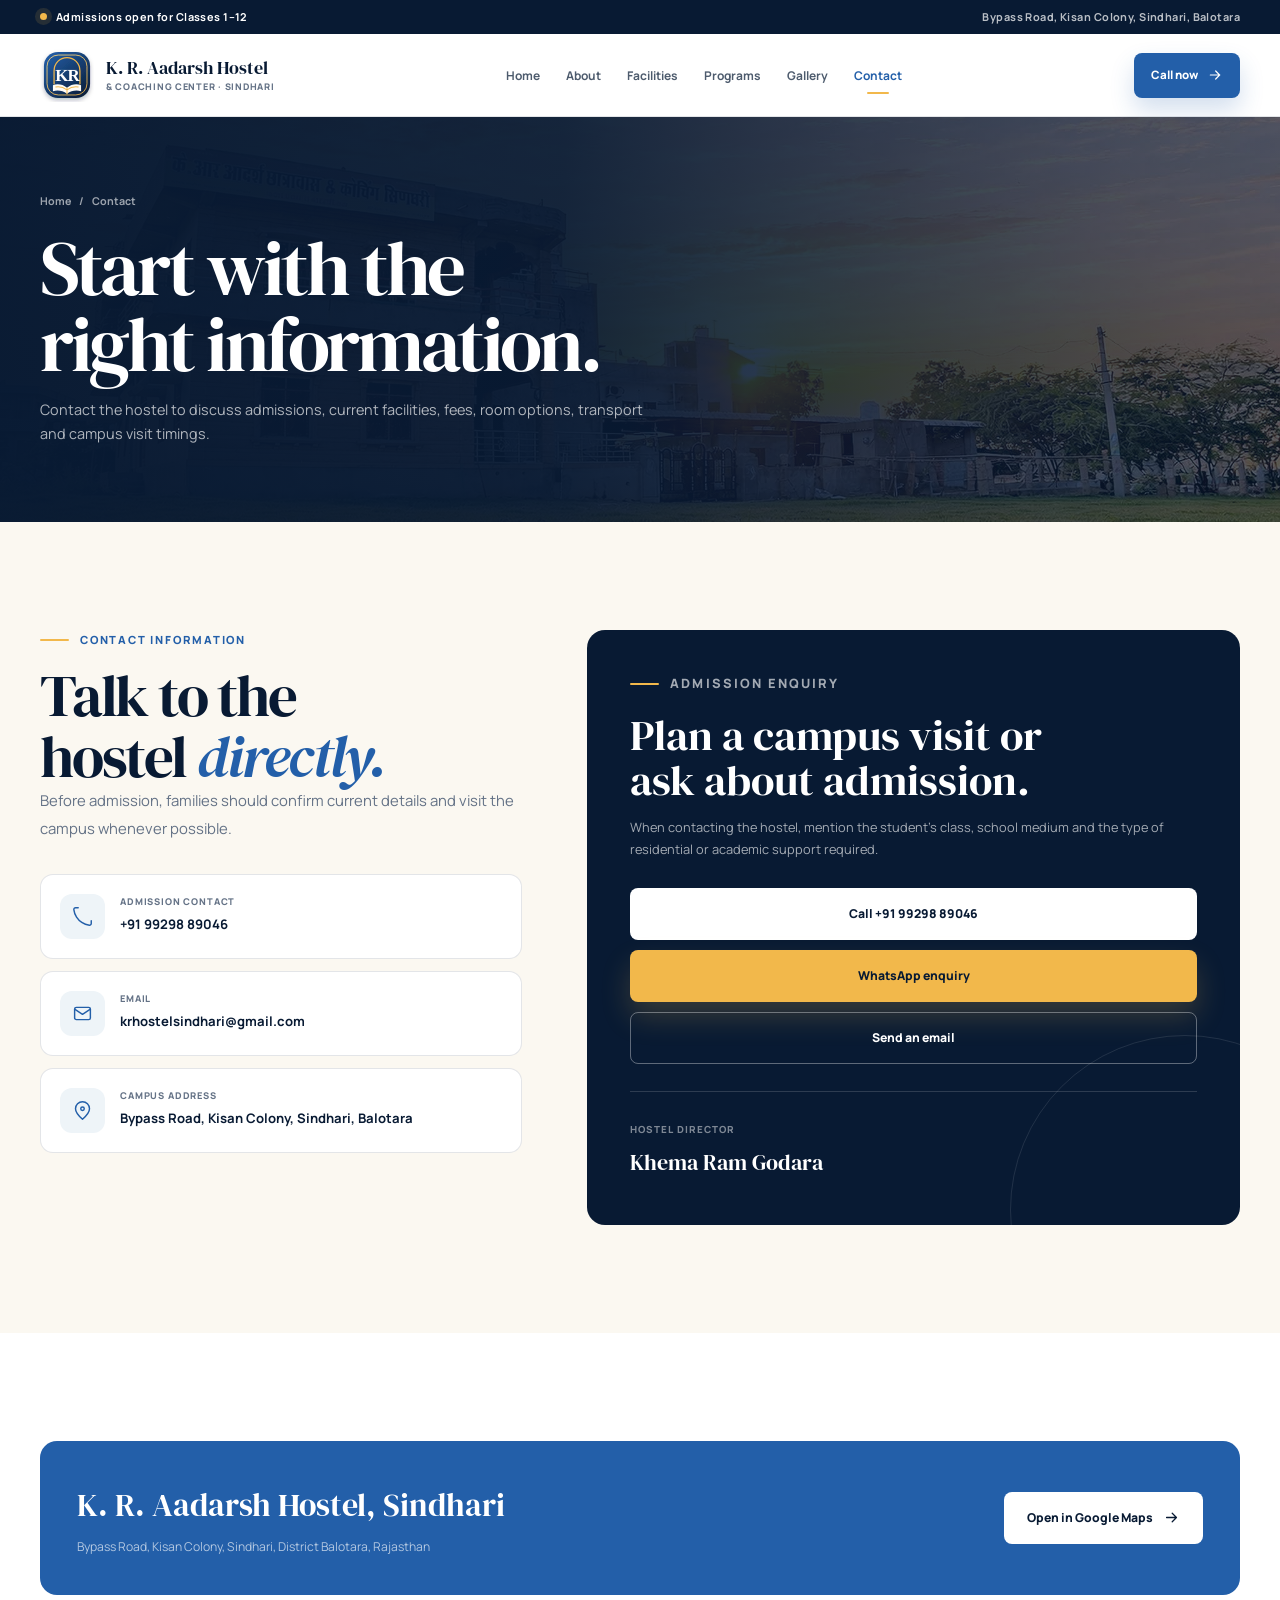
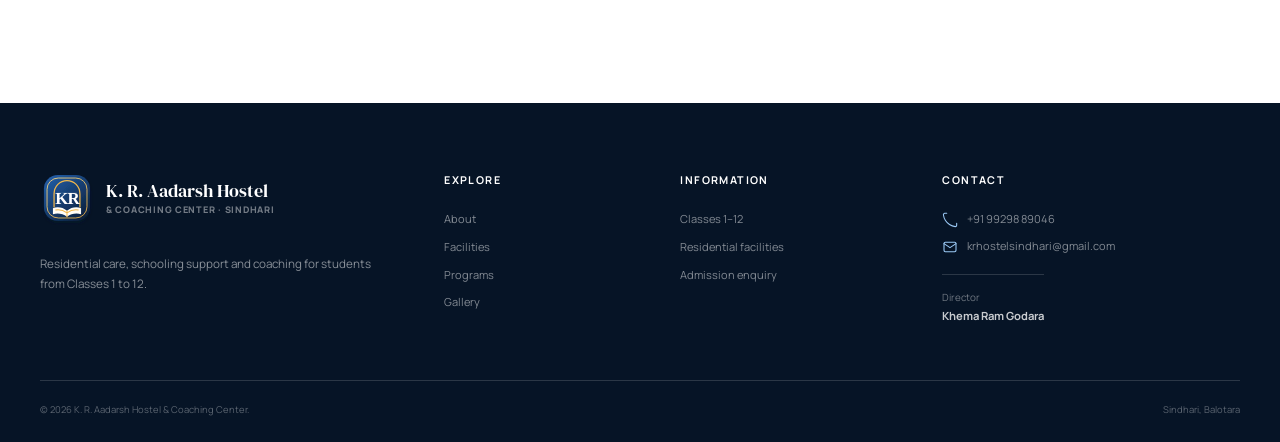
<file: contact.html>
<!doctype html>
<html lang="en"><head><meta charset="UTF-8"/><meta name="viewport" content="width=device-width,initial-scale=1.0"/><meta name="description" content="Contact K. R. Aadarsh Hostel & Coaching Center Sindhari for admission enquiries, campus visits and directions."/><meta name="theme-color" content="#081a33"/><title>Contact & Admissions | K. R. Aadarsh Hostel Sindhari</title><link rel="icon" href="assets/logo-mark.svg" type="image/svg+xml"/><link rel="preconnect" href="https://fonts.googleapis.com"/><link rel="preconnect" href="https://fonts.gstatic.com" crossorigin/><link href="https://fonts.googleapis.com/css2?family=DM+Serif+Display:ital@0;1&family=Manrope:wght@400;500;600;700;800&display=swap" rel="stylesheet"/><script>document.documentElement.classList.add('js');</script><link rel="stylesheet" href="styles.css"/></head>
<body><a class="skip-link" href="#main-content">Skip to content</a><div class="scroll-progress" id="scroll-progress"></div><div class="announcement"><div class="container announcement-inner"><p><span class="announcement-dot"></span>Admissions open for Classes 1&ndash;12</p><p>Bypass Road, Kisan Colony, Sindhari, Balotara</p></div></div>
<header class="site-header"><div class="container nav-shell"><a class="brand" href="index.html"><img src="assets/logo-mark.svg" alt=""/><span class="brand-copy"><strong>K. R. Aadarsh Hostel</strong><small>&amp; Coaching Center &middot; Sindhari</small></span></a><nav class="desktop-nav"><a class="nav-link" href="index.html">Home</a><a class="nav-link" href="about.html">About</a><a class="nav-link" href="facilities.html">Facilities</a><a class="nav-link" href="programs.html">Programs</a><a class="nav-link" href="gallery.html">Gallery</a><a class="nav-link is-active" href="contact.html">Contact</a></nav><a class="header-cta" href="tel:+919929889046">Call now<svg viewBox="0 0 24 24"><path d="M5 12h14M13 6l6 6-6 6"/></svg></a><button class="menu-toggle" type="button" aria-label="Open menu" aria-expanded="false"><span></span><span></span><span></span></button></div><nav class="mobile-nav"><a href="index.html">Home</a><a href="about.html">About</a><a href="facilities.html">Facilities</a><a href="programs.html">Programs</a><a href="gallery.html">Gallery</a><a class="is-active" href="contact.html">Contact</a><a class="mobile-cta" href="tel:+919929889046">Call for admission</a></nav></header>
<main id="main-content"><section class="page-hero"><div class="page-hero-bg"><img src="assets/hostel-sunset.jpg" alt=""/></div><div class="container page-hero-content"><p class="breadcrumb"><a href="index.html">Home</a><span>/</span><span>Contact</span></p><h1>Start with the right information.</h1><p>Contact the hostel to discuss admissions, current facilities, fees, room options, transport and campus visit timings.</p></div></section>
<section class="section soft-section"><div class="container contact-page-grid"><div class="reveal"><p class="eyebrow">Contact information</p><h2 class="section-title">Talk to the hostel <em>directly.</em></h2><p class="section-lead">Before admission, families should confirm current details and visit the campus whenever possible.</p><div class="contact-list">
<a class="contact-card" href="tel:+919929889046"><span class="mini-icon"><svg viewBox="0 0 24 24"><path d="M22 16.9v3a2 2 0 0 1-2.2 2 19.8 19.8 0 0 1-8.6-3.1 19.5 19.5 0 0 1-6-6A19.8 19.8 0 0 1 2.1 4.2 2 2 0 0 1 4.1 2h3"/></svg></span><span><small>Admission contact</small><strong>+91 99298 89046</strong></span></a>
<a class="contact-card" href="mailto:krhostelsindhari@gmail.com"><span class="mini-icon"><svg viewBox="0 0 24 24"><rect x="3" y="5" width="18" height="14" rx="2"/><path d="m3 7 9 6 9-6"/></svg></span><span><small>Email</small><strong>krhostelsindhari@gmail.com</strong></span></a>
<a class="contact-card" href="https://www.google.com/maps/search/?api=1&query=K.%20R.%20Aadarsh%20Hostel%20Bypass%20Road%20Kisan%20Colony%20Sindhari%20Balotara" target="_blank" rel="noopener noreferrer"><span class="mini-icon"><svg viewBox="0 0 24 24"><path d="M20 10c0 5-8 12-8 12S4 15 4 10a8 8 0 1 1 16 0Z"/><circle cx="12" cy="10" r="2"/></svg></span><span><small>Campus address</small><strong>Bypass Road, Kisan Colony, Sindhari, Balotara</strong></span></a>
</div></div>
<aside class="contact-panel reveal"><p class="eyebrow eyebrow-light">Admission enquiry</p><h2>Plan a campus visit or ask about admission.</h2><p>When contacting the hostel, mention the student&rsquo;s class, school medium and the type of residential or academic support required.</p><div class="cta-actions"><a class="button button-white" href="tel:+919929889046">Call +91 99298 89046</a><a class="button button-primary" href="https://wa.me/919929889046?text=Hello%2C%20I%20would%20like%20admission%20information%20for%20K.%20R.%20Aadarsh%20Hostel%20Sindhari." target="_blank" rel="noopener noreferrer">WhatsApp enquiry</a><a class="button button-outline" href="mailto:krhostelsindhari@gmail.com">Send an email</a></div><div class="management-box"><small>Hostel Director</small><strong>Khema Ram Godara</strong></div></aside></div></section>
<section class="section"><div class="container map-panel reveal"><div><h3>K. R. Aadarsh Hostel, Sindhari</h3><p>Bypass Road, Kisan Colony, Sindhari, District Balotara, Rajasthan</p></div><a class="button button-white" href="https://www.google.com/maps/search/?api=1&query=K.%20R.%20Aadarsh%20Hostel%20Bypass%20Road%20Kisan%20Colony%20Sindhari%20Balotara" target="_blank" rel="noopener noreferrer">Open in Google Maps<svg viewBox="0 0 24 24"><path d="M5 12h14M13 6l6 6-6 6"/></svg></a></div></section>
</main>
<footer class="site-footer"><div class="container footer-top"><div class="footer-brand"><a class="brand brand-footer" href="index.html"><img src="assets/logo-mark.svg" alt=""/><span class="brand-copy"><strong>K. R. Aadarsh Hostel</strong><small>&amp; Coaching Center &middot; Sindhari</small></span></a><p>Residential care, schooling support and coaching for students from Classes 1 to 12.</p></div><div class="footer-col"><h3>Explore</h3><a href="about.html">About</a><a href="facilities.html">Facilities</a><a href="programs.html">Programs</a><a href="gallery.html">Gallery</a></div><div class="footer-col"><h3>Information</h3><a href="programs.html">Classes 1&ndash;12</a><a href="facilities.html">Residential facilities</a><a href="contact.html">Admission enquiry</a></div><div class="footer-col footer-contact"><h3>Contact</h3><a href="tel:+919929889046"><svg viewBox="0 0 24 24"><path d="M22 16.9v3a2 2 0 0 1-2.2 2 19.8 19.8 0 0 1-8.6-3.1 19.5 19.5 0 0 1-6-6A19.8 19.8 0 0 1 2.1 4.2 2 2 0 0 1 4.1 2h3"/></svg>+91 99298 89046</a><a href="mailto:krhostelsindhari@gmail.com"><svg viewBox="0 0 24 24"><rect x="3" y="5" width="18" height="14" rx="2"/><path d="m3 7 9 6 9-6"/></svg>krhostelsindhari@gmail.com</a><p class="director-note">Director<br/><strong>Khema Ram Godara</strong></p></div></div><div class="container footer-bottom"><p>&copy; <span data-year>2026</span> K. R. Aadarsh Hostel &amp; Coaching Center.</p><p>Sindhari, Balotara</p></div></footer><script src="script.js"></script></body></html>
</file>
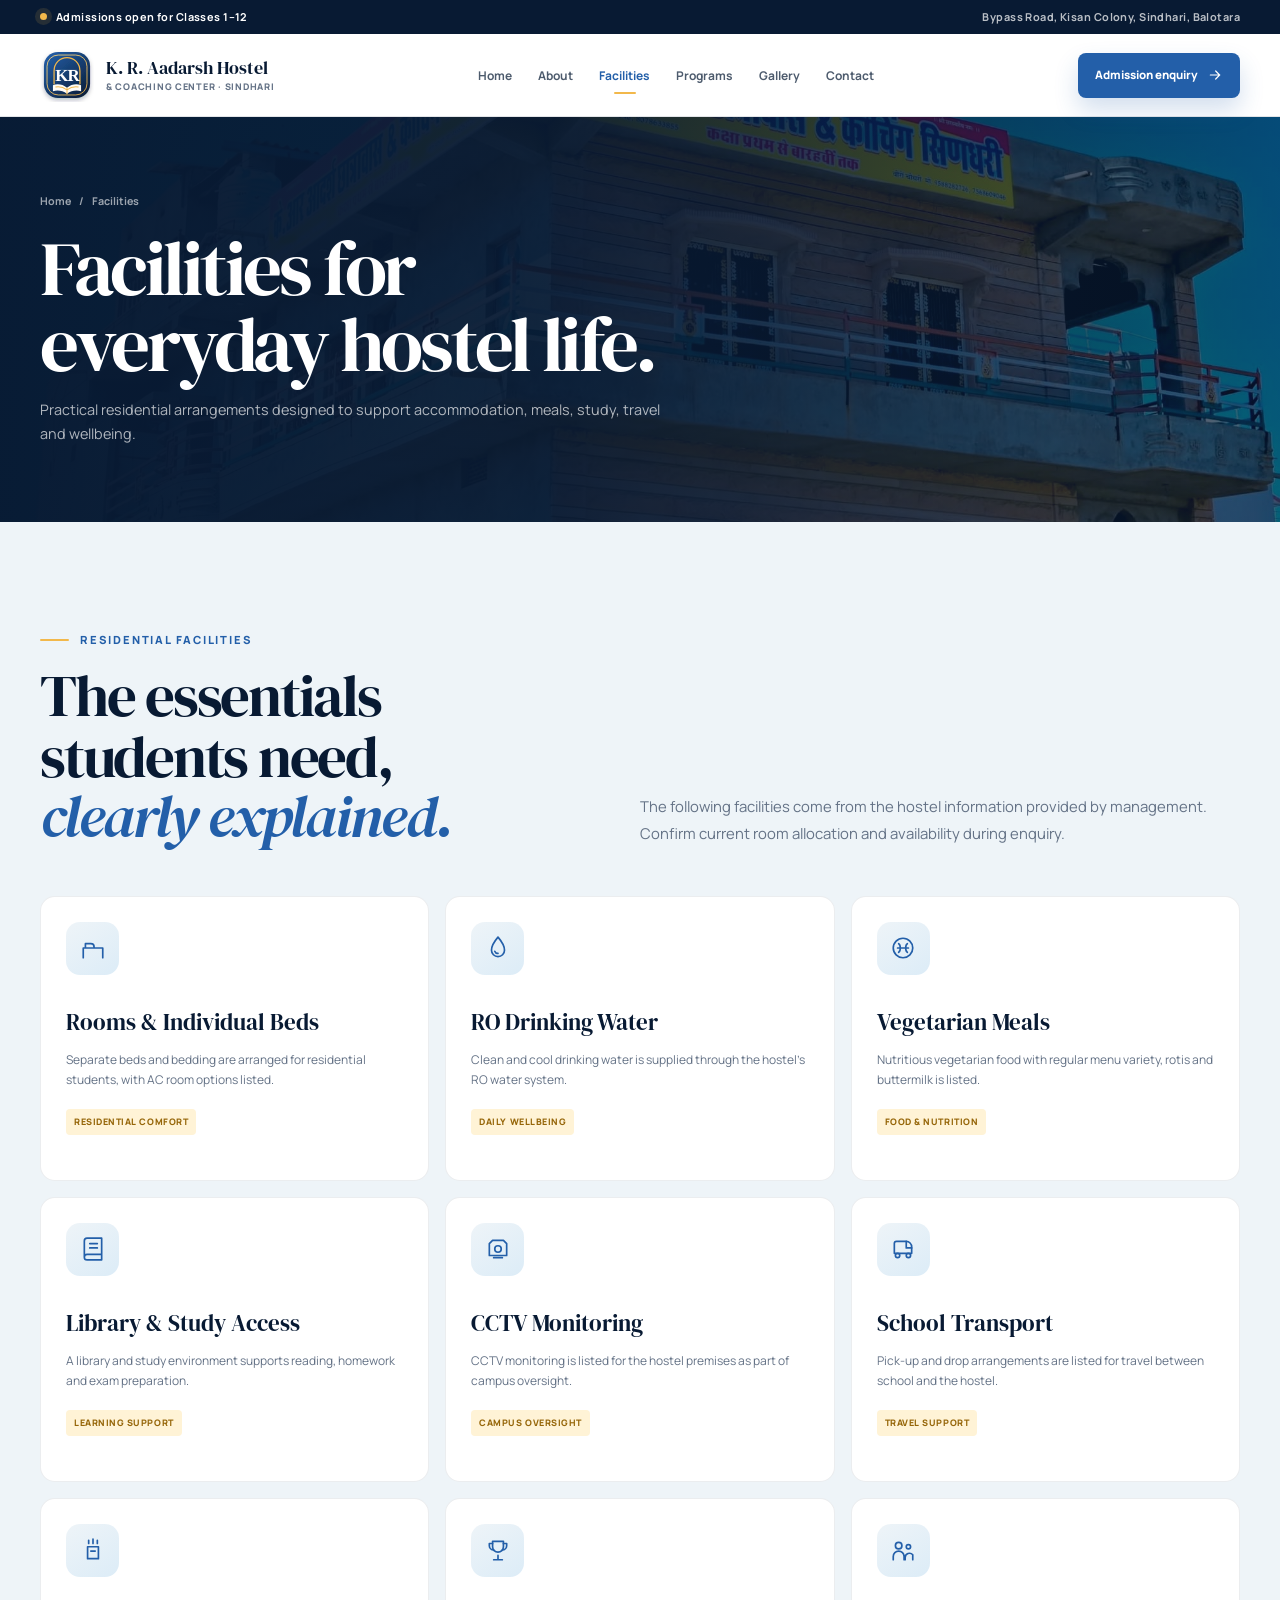
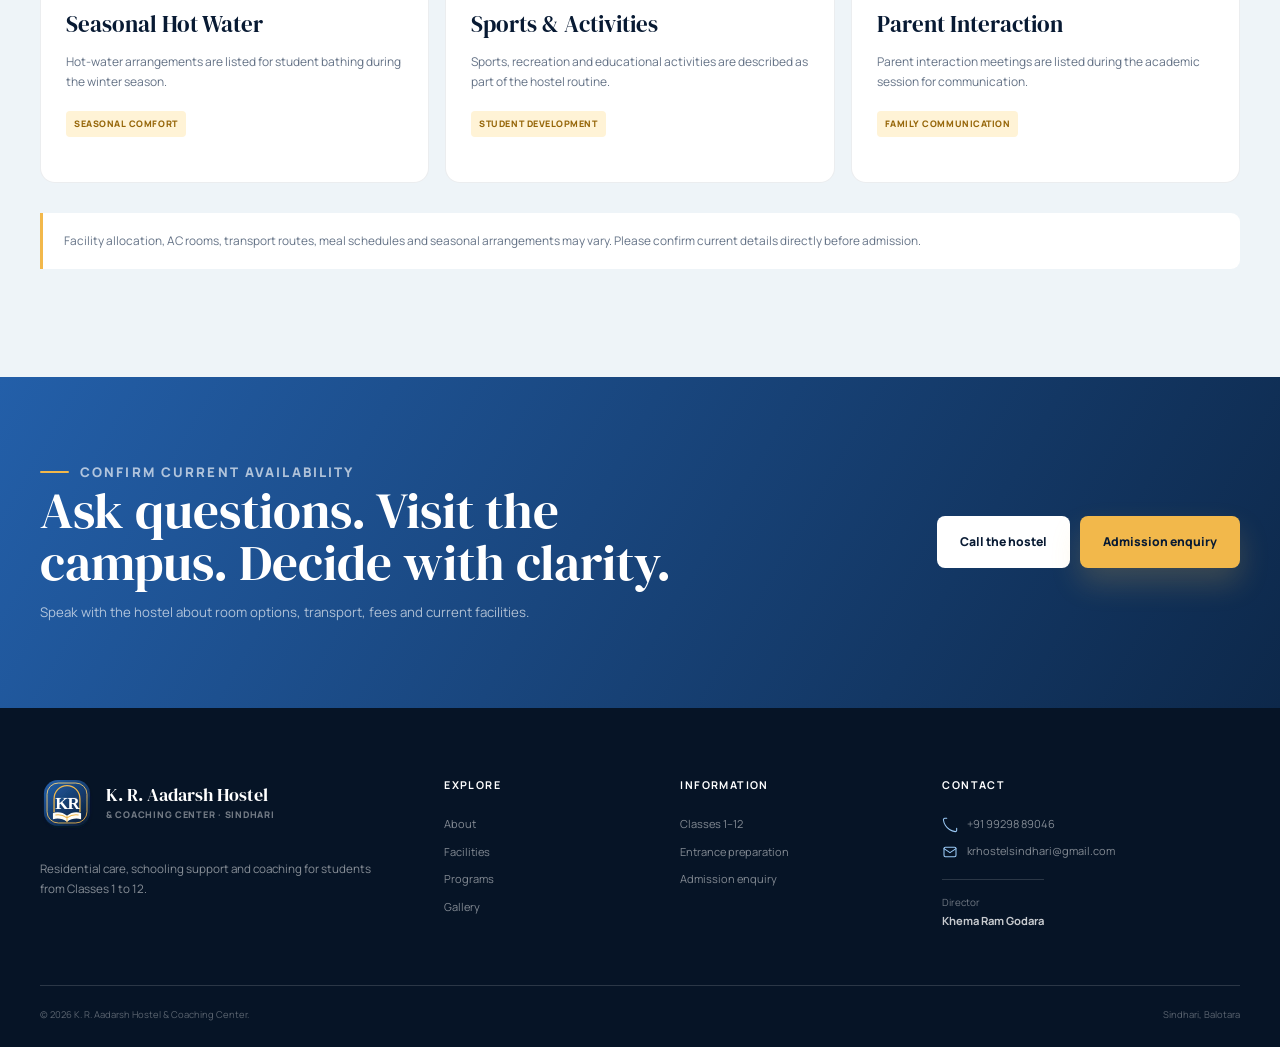
<file: facilities.html>
<!doctype html>
<html lang="en"><head><meta charset="UTF-8" /><meta name="viewport" content="width=device-width, initial-scale=1.0" /><meta name="description" content="Explore residential rooms, meals, RO water, library, CCTV, transport and other facilities at K. R. Aadarsh Hostel Sindhari." /><meta name="theme-color" content="#081a33" /><title>Hostel Facilities | K. R. Aadarsh Hostel Sindhari</title><link rel="icon" href="assets/logo-mark.svg" type="image/svg+xml"/><link rel="preconnect" href="https://fonts.googleapis.com"/><link rel="preconnect" href="https://fonts.gstatic.com" crossorigin/><link href="https://fonts.googleapis.com/css2?family=DM+Serif+Display:ital@0;1&family=Manrope:wght@400;500;600;700;800&display=swap" rel="stylesheet"/><script>document.documentElement.classList.add('js');</script><link rel="stylesheet" href="styles.css"/></head>
<body><a class="skip-link" href="#main-content">Skip to content</a><div class="scroll-progress" id="scroll-progress"></div><div class="announcement"><div class="container announcement-inner"><p><span class="announcement-dot"></span>Admissions open for Classes 1&ndash;12</p><p>Bypass Road, Kisan Colony, Sindhari, Balotara</p></div></div>
<header class="site-header"><div class="container nav-shell"><a class="brand" href="index.html"><img src="assets/logo-mark.svg" alt=""/><span class="brand-copy"><strong>K. R. Aadarsh Hostel</strong><small>&amp; Coaching Center &middot; Sindhari</small></span></a><nav class="desktop-nav"><a class="nav-link" href="index.html">Home</a><a class="nav-link" href="about.html">About</a><a class="nav-link is-active" href="facilities.html">Facilities</a><a class="nav-link" href="programs.html">Programs</a><a class="nav-link" href="gallery.html">Gallery</a><a class="nav-link" href="contact.html">Contact</a></nav><a class="header-cta" href="contact.html">Admission enquiry<svg viewBox="0 0 24 24"><path d="M5 12h14M13 6l6 6-6 6"/></svg></a><button class="menu-toggle" type="button" aria-label="Open menu" aria-expanded="false"><span></span><span></span><span></span></button></div><nav class="mobile-nav"><a href="index.html">Home</a><a href="about.html">About</a><a class="is-active" href="facilities.html">Facilities</a><a href="programs.html">Programs</a><a href="gallery.html">Gallery</a><a href="contact.html">Contact</a><a class="mobile-cta" href="tel:+919929889046">Call for admission</a></nav></header>
<main id="main-content"><section class="page-hero"><div class="page-hero-bg"><img src="assets/hostel-front.jpg" alt=""/></div><div class="container page-hero-content"><p class="breadcrumb"><a href="index.html">Home</a><span>/</span><span>Facilities</span></p><h1>Facilities for everyday hostel life.</h1><p>Practical residential arrangements designed to support accommodation, meals, study, travel and wellbeing.</p></div></section>
<section class="section full-facilities"><div class="container heading-row"><div><p class="eyebrow">Residential facilities</p><h2 class="section-title">The essentials students need, <em>clearly explained.</em></h2></div><p class="section-lead">The following facilities come from the hostel information provided by management. Confirm current room allocation and availability during enquiry.</p></div><div class="container facility-grid">
<article class="facility-card facility-card-detail reveal"><div class="icon-box"><svg viewBox="0 0 24 24"><path d="M3 19v-7h18v7M5 12V8h5a3 3 0 0 1 3 3v1M3 19v2M21 19v2"/></svg></div><h3>Rooms &amp; Individual Beds</h3><p>Separate beds and bedding are arranged for residential students, with AC room options listed.</p><span class="facility-tag">Residential comfort</span></article>
<article class="facility-card facility-card-detail reveal"><div class="icon-box"><svg viewBox="0 0 24 24"><path d="M12 2s6 7 6 12a6 6 0 0 1-12 0c0-5 6-12 6-12ZM9 15a3 3 0 0 0 3 2"/></svg></div><h3>RO Drinking Water</h3><p>Clean and cool drinking water is supplied through the hostel&rsquo;s RO water system.</p><span class="facility-tag">Daily wellbeing</span></article>
<article class="facility-card facility-card-detail reveal"><div class="icon-box"><svg viewBox="0 0 24 24"><circle cx="12" cy="12" r="9"/><path d="M8 8c2 1 2 7 0 8M16 8c-2 1-2 7 0 8M7 12h10"/></svg></div><h3>Vegetarian Meals</h3><p>Nutritious vegetarian food with regular menu variety, rotis and buttermilk is listed.</p><span class="facility-tag">Food &amp; nutrition</span></article>
<article class="facility-card facility-card-detail reveal"><div class="icon-box"><svg viewBox="0 0 24 24"><path d="M4 19.5A2.5 2.5 0 0 1 6.5 17H20M6.5 2H20v20H6.5A2.5 2.5 0 0 1 4 19.5v-15A2.5 2.5 0 0 1 6.5 2Z"/><path d="M9 7h7M9 11h7"/></svg></div><h3>Library &amp; Study Access</h3><p>A library and study environment supports reading, homework and exam preparation.</p><span class="facility-tag">Learning support</span></article>
<article class="facility-card facility-card-detail reveal"><div class="icon-box"><svg viewBox="0 0 24 24"><path d="m4 7 3-3h10l3 3v11H4V7Z"/><circle cx="12" cy="12" r="3"/><path d="M8 20h8"/></svg></div><h3>CCTV Monitoring</h3><p>CCTV monitoring is listed for the hostel premises as part of campus oversight.</p><span class="facility-tag">Campus oversight</span></article>
<article class="facility-card facility-card-detail reveal"><div class="icon-box"><svg viewBox="0 0 24 24"><path d="M4 16V7a2 2 0 0 1 2-2h9a5 5 0 0 1 5 5v6H4Z"/><circle cx="7" cy="18" r="2"/><circle cx="17" cy="18" r="2"/><path d="M20 11h-5V5"/></svg></div><h3>School Transport</h3><p>Pick-up and drop arrangements are listed for travel between school and the hostel.</p><span class="facility-tag">Travel support</span></article>
<article class="facility-card facility-card-detail reveal"><div class="icon-box"><svg viewBox="0 0 24 24"><path d="M8 3v3M12 2v4M16 3v3M7 9h10v11H7V9Z"/><path d="M10 13h4"/></svg></div><h3>Seasonal Hot Water</h3><p>Hot-water arrangements are listed for student bathing during the winter season.</p><span class="facility-tag">Seasonal comfort</span></article>
<article class="facility-card facility-card-detail reveal"><div class="icon-box"><svg viewBox="0 0 24 24"><path d="M8 21h8M12 17v4M7 4h10v5a5 5 0 0 1-10 0V4Z"/><path d="M7 6H4v2a4 4 0 0 0 4 4M17 6h3v2a4 4 0 0 1-4 4"/></svg></div><h3>Sports &amp; Activities</h3><p>Sports, recreation and educational activities are described as part of the hostel routine.</p><span class="facility-tag">Student development</span></article>
<article class="facility-card facility-card-detail reveal"><div class="icon-box"><svg viewBox="0 0 24 24"><circle cx="8" cy="8" r="3"/><circle cx="17" cy="9" r="2"/><path d="M3 21v-3a5 5 0 0 1 10 0v3M14 21v-2a4 4 0 0 1 7-2.6V21"/></svg></div><h3>Parent Interaction</h3><p>Parent interaction meetings are listed during the academic session for communication.</p><span class="facility-tag">Family communication</span></article>
</div><div class="container facility-note">Facility allocation, AC rooms, transport routes, meal schedules and seasonal arrangements may vary. Please confirm current details directly before admission.</div></section>
<section class="admission-cta"><div class="container cta-layout"><div><p class="eyebrow eyebrow-light">Confirm current availability</p><h2>Ask questions. Visit the campus. Decide with clarity.</h2><p>Speak with the hostel about room options, transport, fees and current facilities.</p></div><div class="cta-actions"><a class="button button-white" href="tel:+919929889046">Call the hostel</a><a class="button button-primary" href="contact.html">Admission enquiry</a></div></div></section></main>
<footer class="site-footer"><div class="container footer-top"><div class="footer-brand"><a class="brand brand-footer" href="index.html"><img src="assets/logo-mark.svg" alt=""/><span class="brand-copy"><strong>K. R. Aadarsh Hostel</strong><small>&amp; Coaching Center &middot; Sindhari</small></span></a><p>Residential care, schooling support and coaching for students from Classes 1 to 12.</p></div><div class="footer-col"><h3>Explore</h3><a href="about.html">About</a><a href="facilities.html">Facilities</a><a href="programs.html">Programs</a><a href="gallery.html">Gallery</a></div><div class="footer-col"><h3>Information</h3><a href="programs.html">Classes 1&ndash;12</a><a href="programs.html">Entrance preparation</a><a href="contact.html">Admission enquiry</a></div><div class="footer-col footer-contact"><h3>Contact</h3><a href="tel:+919929889046"><svg viewBox="0 0 24 24"><path d="M22 16.9v3a2 2 0 0 1-2.2 2 19.8 19.8 0 0 1-8.6-3.1 19.5 19.5 0 0 1-6-6A19.8 19.8 0 0 1 2.1 4.2 2 2 0 0 1 4.1 2h3"/></svg>+91 99298 89046</a><a href="mailto:krhostelsindhari@gmail.com"><svg viewBox="0 0 24 24"><rect x="3" y="5" width="18" height="14" rx="2"/><path d="m3 7 9 6 9-6"/></svg>krhostelsindhari@gmail.com</a><p class="director-note">Director<br/><strong>Khema Ram Godara</strong></p></div></div><div class="container footer-bottom"><p>&copy; <span data-year>2026</span> K. R. Aadarsh Hostel &amp; Coaching Center.</p><p>Sindhari, Balotara</p></div></footer><script src="script.js"></script></body></html>
</file>
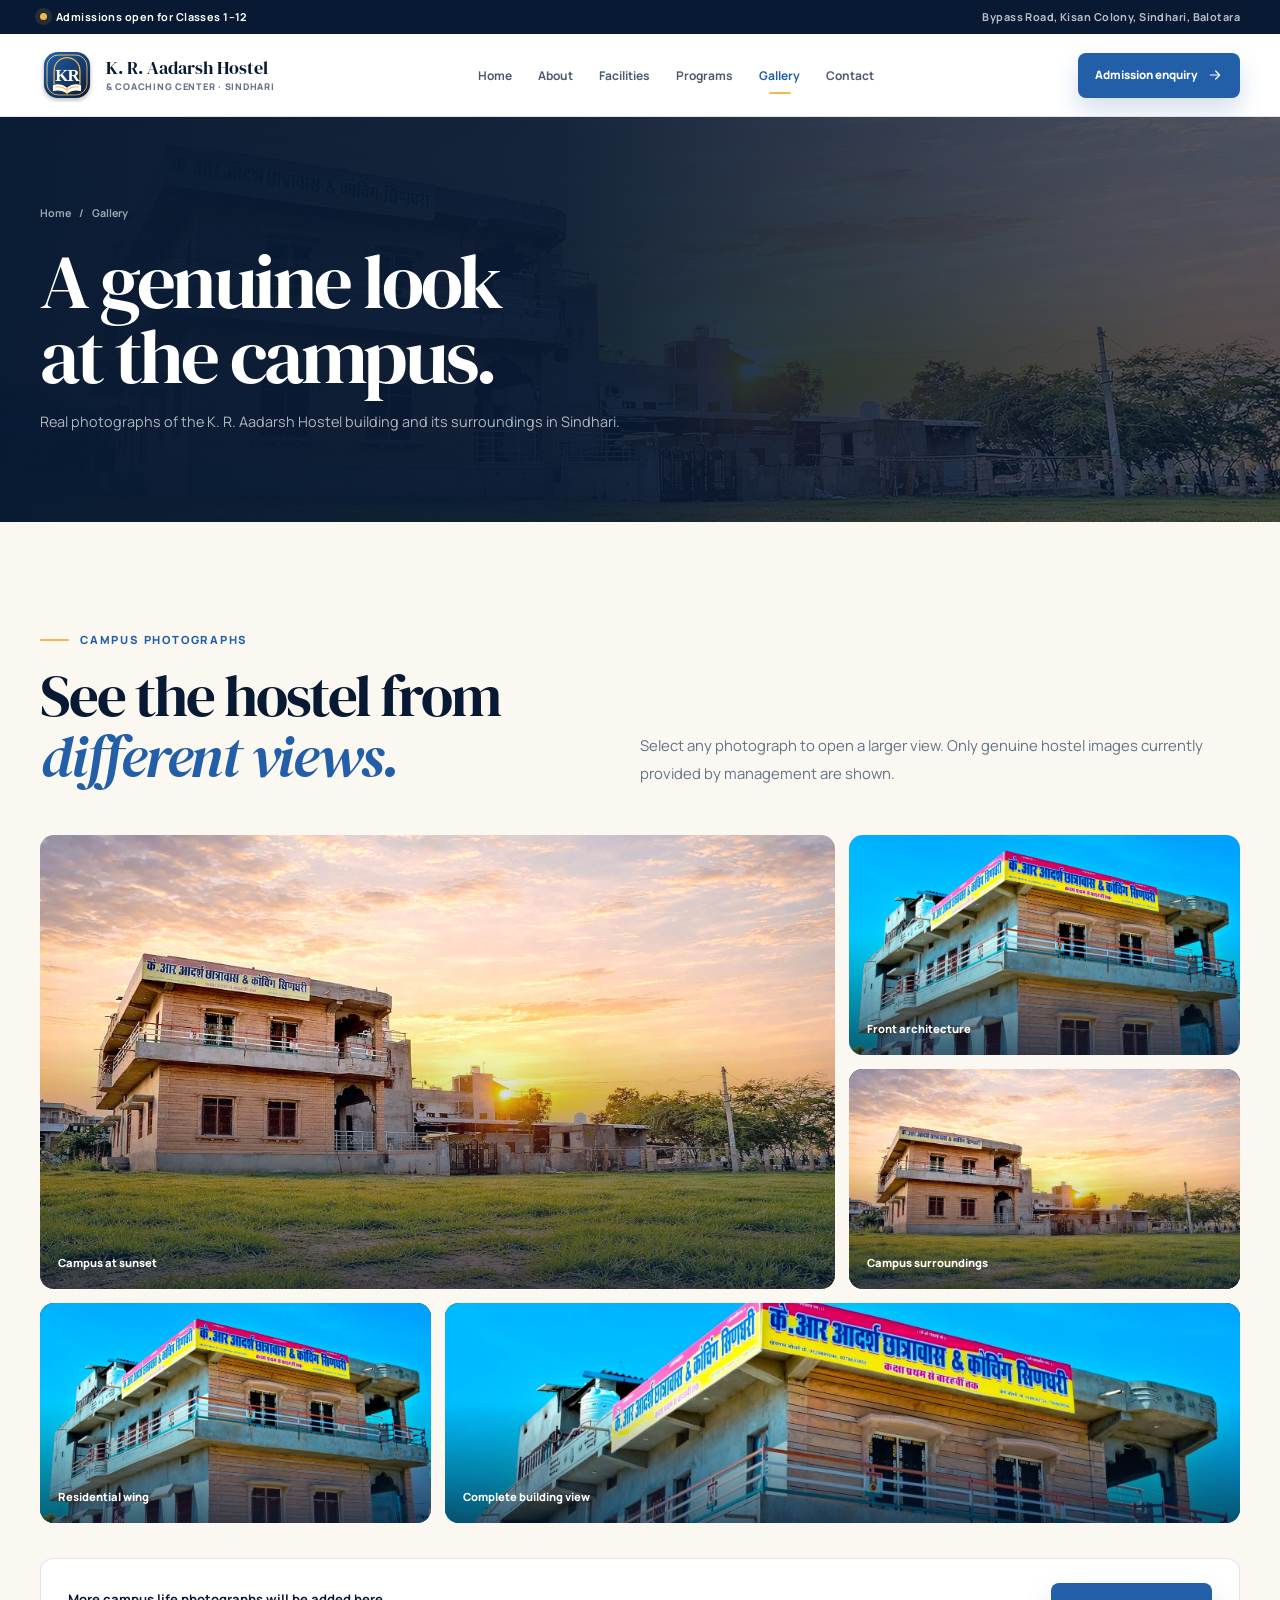
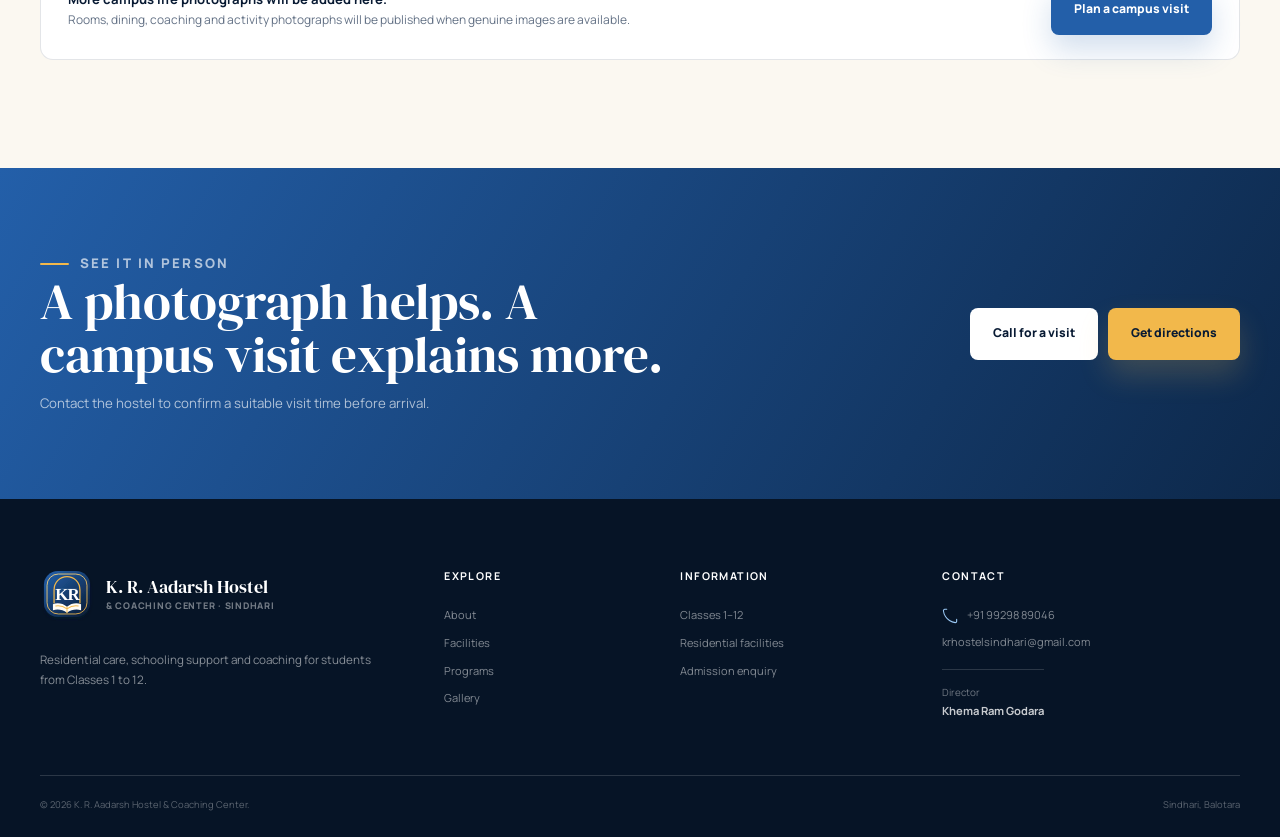
<file: gallery.html>
<!doctype html>
<html lang="en"><head><meta charset="UTF-8"/><meta name="viewport" content="width=device-width,initial-scale=1.0"/><meta name="description" content="View genuine campus photographs of K. R. Aadarsh Hostel & Coaching Center in Sindhari, Balotara."/><meta name="theme-color" content="#081a33"/><title>Campus Gallery | K. R. Aadarsh Hostel Sindhari</title><link rel="icon" href="assets/logo-mark.svg" type="image/svg+xml"/><link rel="preconnect" href="https://fonts.googleapis.com"/><link rel="preconnect" href="https://fonts.gstatic.com" crossorigin/><link href="https://fonts.googleapis.com/css2?family=DM+Serif+Display:ital@0;1&family=Manrope:wght@400;500;600;700;800&display=swap" rel="stylesheet"/><script>document.documentElement.classList.add('js');</script><link rel="stylesheet" href="styles.css"/></head>
<body><a class="skip-link" href="#main-content">Skip to content</a><div class="scroll-progress" id="scroll-progress"></div><div class="announcement"><div class="container announcement-inner"><p><span class="announcement-dot"></span>Admissions open for Classes 1&ndash;12</p><p>Bypass Road, Kisan Colony, Sindhari, Balotara</p></div></div>
<header class="site-header"><div class="container nav-shell"><a class="brand" href="index.html"><img src="assets/logo-mark.svg" alt=""/><span class="brand-copy"><strong>K. R. Aadarsh Hostel</strong><small>&amp; Coaching Center &middot; Sindhari</small></span></a><nav class="desktop-nav"><a class="nav-link" href="index.html">Home</a><a class="nav-link" href="about.html">About</a><a class="nav-link" href="facilities.html">Facilities</a><a class="nav-link" href="programs.html">Programs</a><a class="nav-link is-active" href="gallery.html">Gallery</a><a class="nav-link" href="contact.html">Contact</a></nav><a class="header-cta" href="contact.html">Admission enquiry<svg viewBox="0 0 24 24"><path d="M5 12h14M13 6l6 6-6 6"/></svg></a><button class="menu-toggle" type="button" aria-label="Open menu" aria-expanded="false"><span></span><span></span><span></span></button></div><nav class="mobile-nav"><a href="index.html">Home</a><a href="about.html">About</a><a href="facilities.html">Facilities</a><a href="programs.html">Programs</a><a class="is-active" href="gallery.html">Gallery</a><a href="contact.html">Contact</a><a class="mobile-cta" href="tel:+919929889046">Call for admission</a></nav></header>
<main id="main-content"><section class="page-hero"><div class="page-hero-bg"><img src="assets/hostel-sunset.jpg" alt=""/></div><div class="container page-hero-content"><p class="breadcrumb"><a href="index.html">Home</a><span>/</span><span>Gallery</span></p><h1>A genuine look at the campus.</h1><p>Real photographs of the K. R. Aadarsh Hostel building and its surroundings in Sindhari.</p></div></section>
<section class="section gallery-page"><div class="container heading-row"><div><p class="eyebrow">Campus photographs</p><h2 class="section-title">See the hostel from <em>different views.</em></h2></div><p class="section-lead">Select any photograph to open a larger view. Only genuine hostel images currently provided by management are shown.</p></div><div class="container gallery-mosaic">
<button class="gallery-tile gallery-tile-wide gallery-tile-tall reveal" data-lightbox="assets/hostel-sunset.jpg" data-alt="K. R. Aadarsh Hostel at sunset" data-caption="K. R. Aadarsh Hostel campus at sunset"><img src="assets/hostel-sunset.jpg" alt="K. R. Aadarsh Hostel at sunset"/><span>Campus at sunset</span><i class="zoom"><svg viewBox="0 0 24 24"><circle cx="11" cy="11" r="7"/><path d="m20 20-4-4M11 8v6M8 11h6"/></svg></i></button>
<button class="gallery-tile reveal" data-lightbox="assets/hostel-front.jpg" data-alt="Front view of K. R. Aadarsh Hostel" data-caption="Front architecture of the Sindhari campus"><img src="assets/hostel-front.jpg" alt="Front view of K. R. Aadarsh Hostel"/><span>Front architecture</span><i class="zoom"><svg viewBox="0 0 24 24"><circle cx="11" cy="11" r="7"/><path d="m20 20-4-4M11 8v6M8 11h6"/></svg></i></button>
<button class="gallery-tile reveal" data-lightbox="assets/hostel-sunset.jpg" data-alt="Wide campus environment at sunset" data-caption="The open surroundings of the hostel campus"><img src="assets/hostel-sunset.jpg" alt="Wide campus environment at sunset" style="object-position:76% center"/><span>Campus surroundings</span><i class="zoom"><svg viewBox="0 0 24 24"><circle cx="11" cy="11" r="7"/><path d="m20 20-4-4M11 8v6M8 11h6"/></svg></i></button>
<button class="gallery-tile reveal" data-lightbox="assets/hostel-front.jpg" data-alt="Hostel building entrance side" data-caption="A closer architectural view of the hostel"><img src="assets/hostel-front.jpg" alt="Hostel building entrance side" style="object-position:20% center"/><span>Residential wing</span><i class="zoom"><svg viewBox="0 0 24 24"><circle cx="11" cy="11" r="7"/><path d="m20 20-4-4M11 8v6M8 11h6"/></svg></i></button>
<button class="gallery-tile gallery-tile-wide reveal" data-lightbox="assets/hostel-front.jpg" data-alt="Complete K. R. Aadarsh Hostel building" data-caption="Complete exterior view of K. R. Aadarsh Hostel"><img src="assets/hostel-front.jpg" alt="Complete K. R. Aadarsh Hostel building" style="object-position:center 38%"/><span>Complete building view</span><i class="zoom"><svg viewBox="0 0 24 24"><circle cx="11" cy="11" r="7"/><path d="m20 20-4-4M11 8v6M8 11h6"/></svg></i></button>
</div><div class="container gallery-honesty"><p><strong>More campus life photographs will be added here.</strong>Rooms, dining, coaching and activity photographs will be published when genuine images are available.</p><a class="button button-blue" href="contact.html">Plan a campus visit</a></div></section>
<section class="admission-cta"><div class="container cta-layout"><div><p class="eyebrow eyebrow-light">See it in person</p><h2>A photograph helps. A campus visit explains more.</h2><p>Contact the hostel to confirm a suitable visit time before arrival.</p></div><div class="cta-actions"><a class="button button-white" href="tel:+919929889046">Call for a visit</a><a class="button button-primary" href="contact.html">Get directions</a></div></div></section></main>
<div class="lightbox" aria-hidden="true" role="dialog" aria-label="Photo viewer"><button aria-label="Close photo"><svg viewBox="0 0 24 24"><path d="M6 6l12 12M18 6 6 18"/></svg></button><figure><img src="assets/hostel-sunset.jpg" alt=""/><figcaption><p></p></figcaption></figure></div>
<footer class="site-footer"><div class="container footer-top"><div class="footer-brand"><a class="brand brand-footer" href="index.html"><img src="assets/logo-mark.svg" alt=""/><span class="brand-copy"><strong>K. R. Aadarsh Hostel</strong><small>&amp; Coaching Center &middot; Sindhari</small></span></a><p>Residential care, schooling support and coaching for students from Classes 1 to 12.</p></div><div class="footer-col"><h3>Explore</h3><a href="about.html">About</a><a href="facilities.html">Facilities</a><a href="programs.html">Programs</a><a href="gallery.html">Gallery</a></div><div class="footer-col"><h3>Information</h3><a href="programs.html">Classes 1&ndash;12</a><a href="facilities.html">Residential facilities</a><a href="contact.html">Admission enquiry</a></div><div class="footer-col footer-contact"><h3>Contact</h3><a href="tel:+919929889046"><svg viewBox="0 0 24 24"><path d="M22 16.9v3a2 2 0 0 1-2.2 2 19.8 19.8 0 0 1-8.6-3.1 19.5 19.5 0 0 1-6-6A19.8 19.8 0 0 1 2.1 4.2 2 2 0 0 1 4.1 2h3"/></svg>+91 99298 89046</a><a href="mailto:krhostelsindhari@gmail.com">krhostelsindhari@gmail.com</a><p class="director-note">Director<br/><strong>Khema Ram Godara</strong></p></div></div><div class="container footer-bottom"><p>&copy; <span data-year>2026</span> K. R. Aadarsh Hostel &amp; Coaching Center.</p><p>Sindhari, Balotara</p></div></footer><script src="script.js"></script></body></html>
</file>
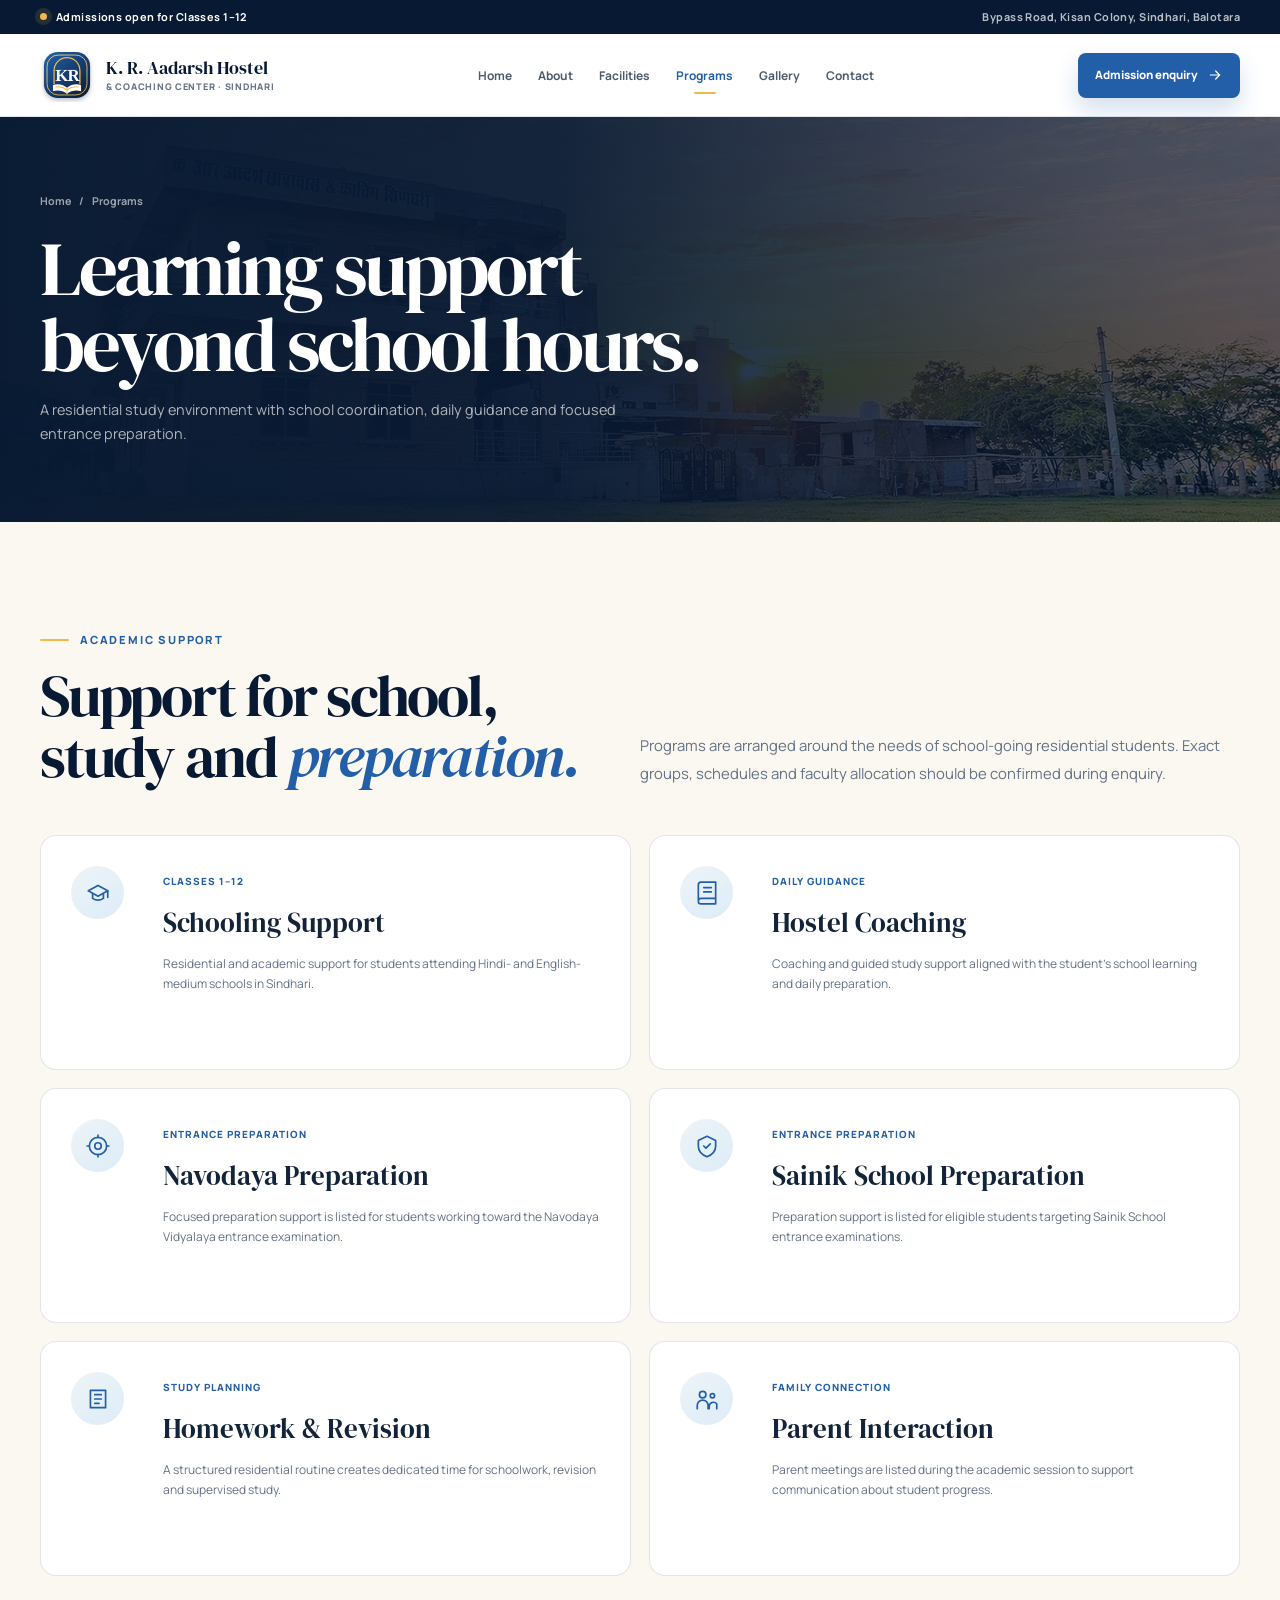
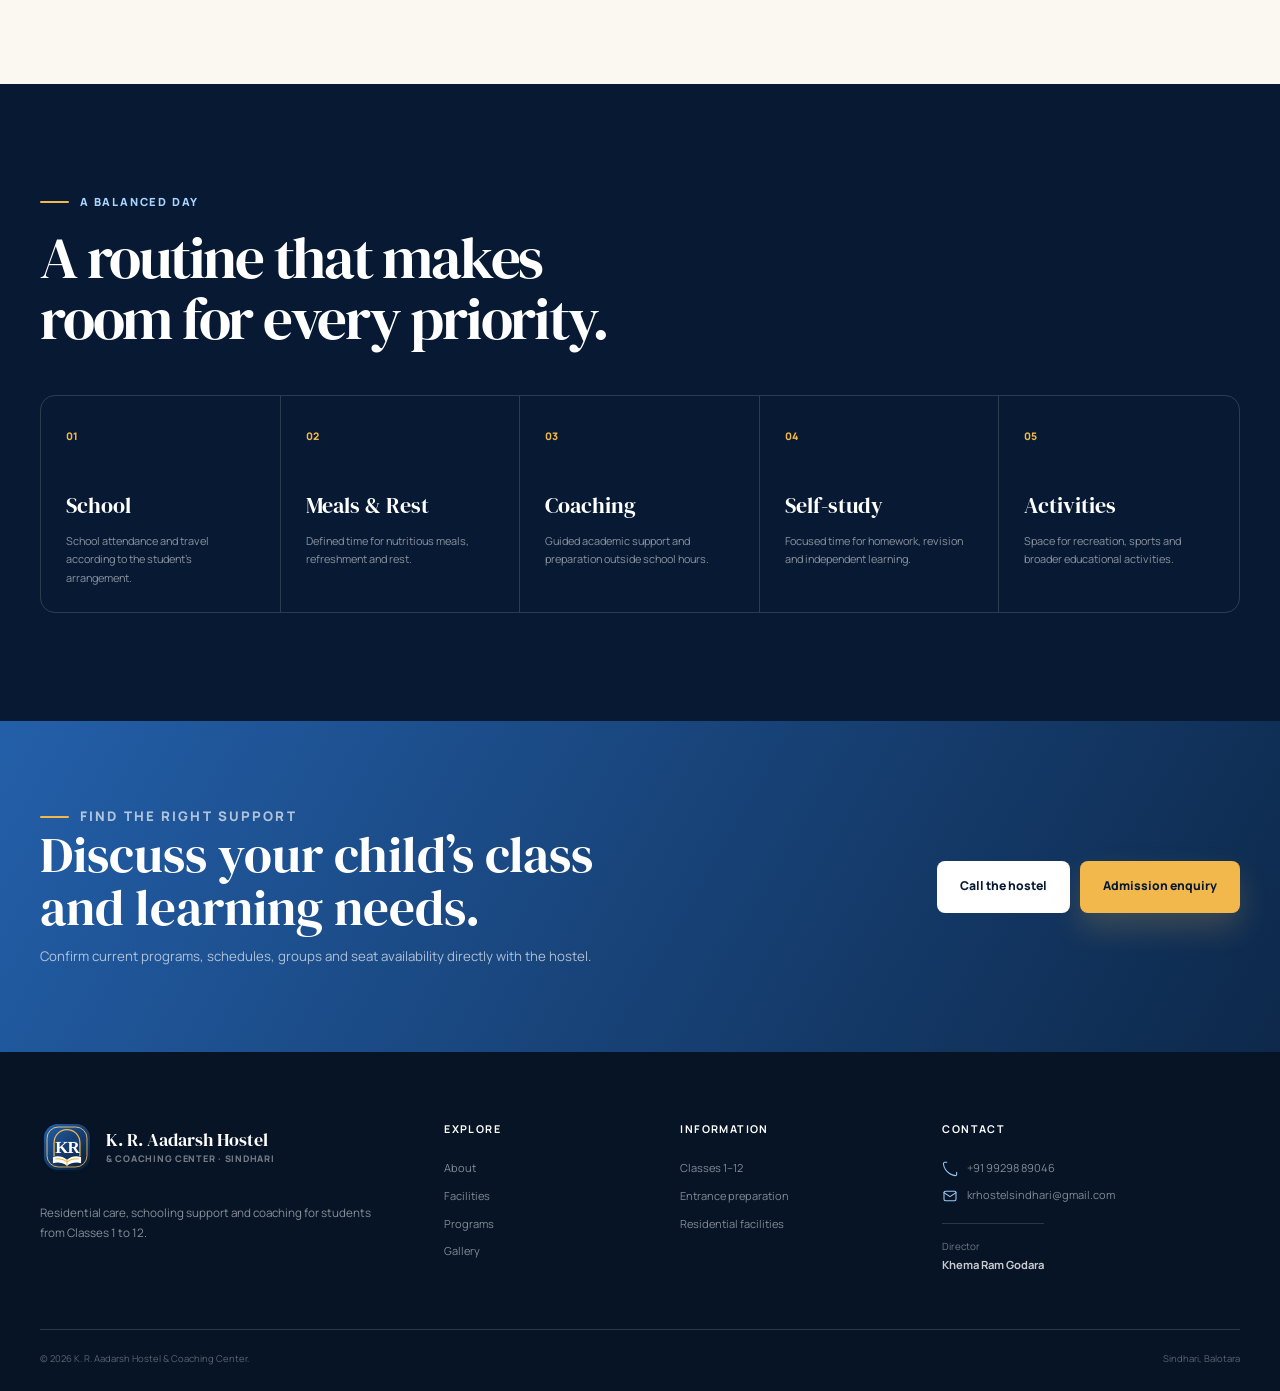
<file: programs.html>
<!doctype html>
<html lang="en"><head><meta charset="UTF-8"/><meta name="viewport" content="width=device-width,initial-scale=1.0"/><meta name="description" content="Explore school support, hostel coaching and entrance preparation at K. R. Aadarsh Hostel & Coaching Center Sindhari."/><meta name="theme-color" content="#081a33"/><title>Academic Programs | K. R. Aadarsh Hostel Sindhari</title><link rel="icon" href="assets/logo-mark.svg" type="image/svg+xml"/><link rel="preconnect" href="https://fonts.googleapis.com"/><link rel="preconnect" href="https://fonts.gstatic.com" crossorigin/><link href="https://fonts.googleapis.com/css2?family=DM+Serif+Display:ital@0;1&family=Manrope:wght@400;500;600;700;800&display=swap" rel="stylesheet"/><script>document.documentElement.classList.add('js');</script><link rel="stylesheet" href="styles.css"/></head>
<body><a class="skip-link" href="#main-content">Skip to content</a><div class="scroll-progress" id="scroll-progress"></div><div class="announcement"><div class="container announcement-inner"><p><span class="announcement-dot"></span>Admissions open for Classes 1&ndash;12</p><p>Bypass Road, Kisan Colony, Sindhari, Balotara</p></div></div>
<header class="site-header"><div class="container nav-shell"><a class="brand" href="index.html"><img src="assets/logo-mark.svg" alt=""/><span class="brand-copy"><strong>K. R. Aadarsh Hostel</strong><small>&amp; Coaching Center &middot; Sindhari</small></span></a><nav class="desktop-nav"><a class="nav-link" href="index.html">Home</a><a class="nav-link" href="about.html">About</a><a class="nav-link" href="facilities.html">Facilities</a><a class="nav-link is-active" href="programs.html">Programs</a><a class="nav-link" href="gallery.html">Gallery</a><a class="nav-link" href="contact.html">Contact</a></nav><a class="header-cta" href="contact.html">Admission enquiry<svg viewBox="0 0 24 24"><path d="M5 12h14M13 6l6 6-6 6"/></svg></a><button class="menu-toggle" type="button" aria-label="Open menu" aria-expanded="false"><span></span><span></span><span></span></button></div><nav class="mobile-nav"><a href="index.html">Home</a><a href="about.html">About</a><a href="facilities.html">Facilities</a><a class="is-active" href="programs.html">Programs</a><a href="gallery.html">Gallery</a><a href="contact.html">Contact</a><a class="mobile-cta" href="tel:+919929889046">Call for admission</a></nav></header>
<main id="main-content"><section class="page-hero"><div class="page-hero-bg"><img src="assets/hostel-sunset.jpg" alt=""/></div><div class="container page-hero-content"><p class="breadcrumb"><a href="index.html">Home</a><span>/</span><span>Programs</span></p><h1>Learning support beyond school hours.</h1><p>A residential study environment with school coordination, daily guidance and focused entrance preparation.</p></div></section>
<section class="section soft-section"><div class="container heading-row"><div><p class="eyebrow">Academic support</p><h2 class="section-title">Support for school, study and <em>preparation.</em></h2></div><p class="section-lead">Programs are arranged around the needs of school-going residential students. Exact groups, schedules and faculty allocation should be confirmed during enquiry.</p></div><div class="container program-detail-grid">
<article class="program-detail reveal"><div class="icon-box"><svg viewBox="0 0 24 24"><path d="m3 10 9-5 9 5-9 5-9-5Z"/><path d="M7 13v4c3 2 7 2 10 0v-4M21 10v6"/></svg></div><div><small>Classes 1&ndash;12</small><h3>Schooling Support</h3><p>Residential and academic support for students attending Hindi- and English-medium schools in Sindhari.</p></div></article>
<article class="program-detail reveal"><div class="icon-box"><svg viewBox="0 0 24 24"><path d="M4 19.5A2.5 2.5 0 0 1 6.5 17H20M6.5 2H20v20H6.5A2.5 2.5 0 0 1 4 19.5v-15A2.5 2.5 0 0 1 6.5 2Z"/><path d="M9 7h7M9 11h7"/></svg></div><div><small>Daily guidance</small><h3>Hostel Coaching</h3><p>Coaching and guided study support aligned with the student&rsquo;s school learning and daily preparation.</p></div></article>
<article class="program-detail reveal"><div class="icon-box"><svg viewBox="0 0 24 24"><circle cx="12" cy="12" r="8"/><circle cx="12" cy="12" r="3"/><path d="M12 2v2M12 20v2M2 12h2M20 12h2"/></svg></div><div><small>Entrance preparation</small><h3>Navodaya Preparation</h3><p>Focused preparation support is listed for students working toward the Navodaya Vidyalaya entrance examination.</p></div></article>
<article class="program-detail reveal"><div class="icon-box"><svg viewBox="0 0 24 24"><path d="m12 3 8 4v5c0 5-3 8-8 10-5-2-8-5-8-10V7l8-4Z"/><path d="m9 12 2 2 4-4"/></svg></div><div><small>Entrance preparation</small><h3>Sainik School Preparation</h3><p>Preparation support is listed for eligible students targeting Sainik School entrance examinations.</p></div></article>
<article class="program-detail reveal"><div class="icon-box"><svg viewBox="0 0 24 24"><path d="M5 4h14v16H5zM9 8h6M9 12h6M9 16h4"/></svg></div><div><small>Study planning</small><h3>Homework &amp; Revision</h3><p>A structured residential routine creates dedicated time for schoolwork, revision and supervised study.</p></div></article>
<article class="program-detail reveal"><div class="icon-box"><svg viewBox="0 0 24 24"><circle cx="8" cy="8" r="3"/><circle cx="17" cy="9" r="2"/><path d="M3 21v-3a5 5 0 0 1 10 0v3M14 21v-2a4 4 0 0 1 7-2.6V21"/></svg></div><div><small>Family connection</small><h3>Parent Interaction</h3><p>Parent meetings are listed during the academic session to support communication about student progress.</p></div></article>
</div></section>
<section class="section routine"><div class="container"><p class="eyebrow eyebrow-light">A balanced day</p><h2 class="section-title">A routine that makes room for every priority.</h2><div class="routine-flow"><article class="routine-item reveal"><span>01</span><h3>School</h3><p>School attendance and travel according to the student&rsquo;s arrangement.</p></article><article class="routine-item reveal"><span>02</span><h3>Meals &amp; Rest</h3><p>Defined time for nutritious meals, refreshment and rest.</p></article><article class="routine-item reveal"><span>03</span><h3>Coaching</h3><p>Guided academic support and preparation outside school hours.</p></article><article class="routine-item reveal"><span>04</span><h3>Self-study</h3><p>Focused time for homework, revision and independent learning.</p></article><article class="routine-item reveal"><span>05</span><h3>Activities</h3><p>Space for recreation, sports and broader educational activities.</p></article></div></div></section>
<section class="admission-cta"><div class="container cta-layout"><div><p class="eyebrow eyebrow-light">Find the right support</p><h2>Discuss your child&rsquo;s class and learning needs.</h2><p>Confirm current programs, schedules, groups and seat availability directly with the hostel.</p></div><div class="cta-actions"><a class="button button-white" href="tel:+919929889046">Call the hostel</a><a class="button button-primary" href="contact.html">Admission enquiry</a></div></div></section></main>
<footer class="site-footer"><div class="container footer-top"><div class="footer-brand"><a class="brand brand-footer" href="index.html"><img src="assets/logo-mark.svg" alt=""/><span class="brand-copy"><strong>K. R. Aadarsh Hostel</strong><small>&amp; Coaching Center &middot; Sindhari</small></span></a><p>Residential care, schooling support and coaching for students from Classes 1 to 12.</p></div><div class="footer-col"><h3>Explore</h3><a href="about.html">About</a><a href="facilities.html">Facilities</a><a href="programs.html">Programs</a><a href="gallery.html">Gallery</a></div><div class="footer-col"><h3>Information</h3><a href="programs.html">Classes 1&ndash;12</a><a href="programs.html">Entrance preparation</a><a href="facilities.html">Residential facilities</a></div><div class="footer-col footer-contact"><h3>Contact</h3><a href="tel:+919929889046"><svg viewBox="0 0 24 24"><path d="M22 16.9v3a2 2 0 0 1-2.2 2 19.8 19.8 0 0 1-8.6-3.1 19.5 19.5 0 0 1-6-6A19.8 19.8 0 0 1 2.1 4.2 2 2 0 0 1 4.1 2h3"/></svg>+91 99298 89046</a><a href="mailto:krhostelsindhari@gmail.com"><svg viewBox="0 0 24 24"><rect x="3" y="5" width="18" height="14" rx="2"/><path d="m3 7 9 6 9-6"/></svg>krhostelsindhari@gmail.com</a><p class="director-note">Director<br/><strong>Khema Ram Godara</strong></p></div></div><div class="container footer-bottom"><p>&copy; <span data-year>2026</span> K. R. Aadarsh Hostel &amp; Coaching Center.</p><p>Sindhari, Balotara</p></div></footer><script src="script.js"></script></body></html>
</file>
<file: styles.css>
:root {
  --navy: #081a33;
  --navy-2: #0d284a;
  --blue: #235fa9;
  --blue-2: #347cc6;
  --gold: #f2b84b;
  --gold-soft: #fff3d6;
  --cream: #fbf8f1;
  --mist: #eef4f8;
  --white: #fff;
  --ink: #12233a;
  --muted: #647286;
  --line: rgba(8, 26, 51, .11);
  --line-light: rgba(255, 255, 255, .15);
  --display: 'DM Serif Display', Georgia, serif;
  --body: 'Manrope', 'Segoe UI', sans-serif;
  --container: 1200px;
  --shadow: 0 22px 60px rgba(8, 26, 51, .12);
  --shadow-lg: 0 30px 80px rgba(8, 26, 51, .18);
}

*, *::before, *::after { box-sizing: border-box; }
html { scroll-behavior: smooth; scroll-padding-top: 100px; }
body { margin: 0; min-width: 320px; overflow-x: hidden; background: var(--white); color: var(--ink); font-family: var(--body); line-height: 1.7; -webkit-font-smoothing: antialiased; }
body.menu-open, body.lightbox-open { overflow: hidden; }
img { display: block; max-width: 100%; }
a { color: inherit; text-decoration: none; }
button { border: 0; font: inherit; }
h1, h2, h3, p { margin-top: 0; }
h1, h2, h3 { text-wrap: balance; }
svg { display: block; }
.container { width: min(calc(100% - 48px), var(--container)); margin-inline: auto; }
.section { position: relative; padding: 108px 0; }
.section-sm { padding: 78px 0; }
.skip-link { position: fixed; z-index: 9999; top: 10px; left: 10px; padding: 12px 17px; border-radius: 8px; background: var(--white); color: var(--navy); font-weight: 800; transform: translateY(-160%); }
.skip-link:focus { transform: none; }
.scroll-progress { position: fixed; z-index: 1200; top: 0; left: 0; width: 0; height: 3px; background: linear-gradient(90deg, var(--gold), var(--blue-2)); }

.eyebrow { display: flex; align-items: center; gap: 11px; margin-bottom: 17px; color: var(--blue); font-size: .7rem; font-weight: 800; letter-spacing: .16em; text-transform: uppercase; }
.eyebrow::before { width: 29px; height: 2px; border-radius: 2px; background: var(--gold); content: ''; }
.eyebrow-light { color: #a9d4ff; }
.section-title { max-width: 700px; margin-bottom: 0; color: var(--navy); font-family: var(--display); font-size: clamp(2.35rem, 4.6vw, 4.35rem); font-weight: 400; letter-spacing: -.038em; line-height: 1.03; }
.section-title em { color: var(--blue); font-weight: 400; }
.section-lead { max-width: 600px; margin: 0; color: var(--muted); font-size: .93rem; line-height: 1.85; }
.heading-row { display: flex; align-items: end; justify-content: space-between; gap: 60px; margin-bottom: 48px; }

/* Header */
.announcement { background: var(--navy); color: rgba(255,255,255,.72); font-size: .68rem; font-weight: 700; letter-spacing: .04em; }
.announcement-inner { display: flex; align-items: center; justify-content: space-between; min-height: 34px; }
.announcement p { margin: 0; }
.announcement p:first-child { display: flex; align-items: center; gap: 9px; color: var(--white); }
.announcement-dot { width: 7px; height: 7px; border-radius: 50%; background: var(--gold); box-shadow: 0 0 0 5px rgba(242,184,75,.12); }
.site-header { position: sticky; z-index: 1000; top: 0; border-bottom: 1px solid var(--line); background: rgba(255,255,255,.95); backdrop-filter: blur(18px); transition: box-shadow .25s ease; }
.site-header.is-scrolled { box-shadow: 0 12px 35px rgba(8,26,51,.09); }
.nav-shell { display: flex; align-items: center; min-height: 82px; }
.brand { display: inline-flex; align-items: center; flex: 0 0 auto; gap: 12px; }
.brand img { width: 54px; height: 54px; transition: transform .35s cubic-bezier(.2,.8,.2,1); }
.brand:hover img { transform: translateY(-2px) rotate(-3deg); }
.brand-copy { display: flex; flex-direction: column; line-height: 1.2; }
.brand-copy strong { color: var(--navy); font-family: var(--display); font-size: 1.13rem; font-weight: 400; }
.brand-copy small { margin-top: 4px; color: var(--muted); font-size: .57rem; font-weight: 800; letter-spacing: .08em; text-transform: uppercase; }
.desktop-nav { display: flex; align-items: center; justify-content: center; gap: 26px; margin-inline: auto; }
.nav-link { position: relative; padding: 30px 0 27px; color: #4d5b6d; font-size: .75rem; font-weight: 700; transition: color .2s ease; }
.nav-link::after { position: absolute; bottom: 20px; left: 50%; width: 0; height: 2px; border-radius: 4px; background: var(--gold); content: ''; transform: translateX(-50%); transition: width .22s ease; }
.nav-link:hover, .nav-link.is-active { color: var(--blue); }
.nav-link:hover::after, .nav-link.is-active::after { width: 22px; }
.header-cta { display: inline-flex; align-items: center; gap: 9px; min-height: 45px; padding: 0 17px; border-radius: 8px; background: var(--blue); color: var(--white); font-size: .72rem; font-weight: 800; box-shadow: 0 12px 25px rgba(35,95,169,.2); transition: transform .22s ease, background .22s ease; }
.header-cta:hover { background: var(--navy); transform: translateY(-2px); }
.header-cta svg { width: 16px; fill: none; stroke: currentColor; stroke-linecap: round; stroke-width: 1.8; }
.menu-toggle { position: relative; display: none; width: 46px; height: 46px; margin-left: auto; border: 1px solid var(--line); border-radius: 50%; background: var(--white); cursor: pointer; }
.menu-toggle span { position: absolute; top: 50%; left: 50%; width: 20px; height: 2px; border-radius: 4px; background: var(--navy); transform: translate(-50%,-50%); transition: transform .25s ease, opacity .2s ease; }
.menu-toggle span:first-child { transform: translate(-50%,calc(-50% - 6px)); }
.menu-toggle span:last-child { transform: translate(-50%,calc(-50% + 6px)); }
.menu-toggle.is-open span:first-child { transform: translate(-50%,-50%) rotate(45deg); }
.menu-toggle.is-open span:nth-child(2) { opacity: 0; }
.menu-toggle.is-open span:last-child { transform: translate(-50%,-50%) rotate(-45deg); }
.mobile-nav { display: none; }

/* Buttons */
.button { position: relative; display: inline-flex; align-items: center; justify-content: center; gap: 10px; min-height: 52px; overflow: hidden; padding: 0 22px; border: 1px solid transparent; border-radius: 8px; font-size: .76rem; font-weight: 800; transition: transform .22s ease, background .22s ease, color .22s ease, border-color .22s ease, box-shadow .22s ease; }
.button::after { position: absolute; top: -60%; left: -30%; width: 20%; height: 220%; background: rgba(255,255,255,.22); content: ''; transform: rotate(20deg) translateX(-250%); transition: transform .55s ease; }
.button:hover::after { transform: rotate(20deg) translateX(700%); }
.button:hover { transform: translateY(-3px); }
.button svg, .text-link svg { width: 17px; fill: none; stroke: currentColor; stroke-linecap: round; stroke-linejoin: round; stroke-width: 1.8; }
.button-primary { background: var(--gold); color: var(--navy); box-shadow: 0 15px 30px rgba(242,184,75,.2); }
.button-primary:hover { background: #ffd16a; }
.button-blue { background: var(--blue); color: var(--white); box-shadow: 0 15px 30px rgba(35,95,169,.2); }
.button-blue:hover { background: var(--navy); }
.button-outline { border-color: rgba(255,255,255,.35); color: var(--white); }
.button-outline:hover { border-color: var(--gold); color: var(--gold); }
.button-white { background: var(--white); color: var(--navy); }
.text-link { display: inline-flex; align-items: center; gap: 9px; color: var(--blue); font-size: .76rem; font-weight: 800; }
.text-link svg { transition: transform .2s ease; }
.text-link:hover svg { transform: translateX(5px); }

/* Home hero */
.home-hero { position: relative; overflow: hidden; background: var(--navy); color: var(--white); }
.hero-grid { display: grid; grid-template-columns: 55% 45%; min-height: 650px; }
.hero-visual { position: relative; min-height: 650px; overflow: hidden; }
.hero-visual > img { width: 100%; height: 100%; object-fit: cover; object-position: 46% center; animation: hero-image 1s cubic-bezier(.2,.8,.2,1) both; }
.hero-shade { position: absolute; inset: 0; background: linear-gradient(90deg, rgba(8,26,51,.04) 40%, rgba(8,26,51,.32) 72%, var(--navy) 100%), linear-gradient(0deg, rgba(8,26,51,.56), transparent 40%); }
.hero-badge { position: absolute; bottom: 30px; left: max(24px, calc((100vw - var(--container))/2)); display: flex; align-items: center; gap: 12px; padding: 14px 17px; border: 1px solid rgba(255,255,255,.25); border-radius: 11px; background: rgba(8,26,51,.72); box-shadow: var(--shadow); backdrop-filter: blur(13px); }
.hero-badge span { width: 9px; height: 9px; border-radius: 50%; background: var(--gold); box-shadow: 0 0 0 6px rgba(242,184,75,.14); }
.hero-badge div { display: flex; flex-direction: column; }
.hero-badge small { color: rgba(255,255,255,.58); font-size: .58rem; font-weight: 800; letter-spacing: .1em; text-transform: uppercase; }
.hero-badge strong { font-size: .82rem; }
.hero-content { position: relative; display: flex; flex-direction: column; justify-content: center; padding: 65px max(5vw,45px) 76px 30px; }
.hero-content::after { position: absolute; right: -210px; bottom: -250px; width: 530px; height: 530px; border: 1px solid rgba(255,255,255,.08); border-radius: 50%; content: ''; }
.hero-content > * { position: relative; z-index: 1; animation: hero-copy .7s ease both; }
.hero-kicker { margin-bottom: 14px; color: #a9d4ff; font-size: .72rem; font-weight: 800; letter-spacing: .09em; text-transform: uppercase; }
.home-hero h1 { max-width: 670px; margin-bottom: 22px; font-family: var(--display); font-size: clamp(3.4rem,5.4vw,5.65rem); font-weight: 400; letter-spacing: -.05em; line-height: .97; }
.home-hero h1 em { color: var(--gold); font-weight: 400; }
.hero-summary { max-width: 560px; margin-bottom: 27px; color: rgba(255,255,255,.7); font-size: .94rem; }
.hero-actions { display: flex; flex-wrap: wrap; gap: 11px; }
.hero-meta { display: flex; align-items: center; gap: 10px; margin: 25px 0 0; color: rgba(255,255,255,.72); font-size: .73rem; font-weight: 700; }
.hero-meta svg { width: 19px; fill: none; stroke: #a9d4ff; stroke-width: 1.7; }
.trust-bar { position: relative; z-index: 3; display: grid; grid-template-columns: repeat(4,1fr); margin-top: -27px; border: 1px solid var(--line); border-radius: 15px; background: var(--white); box-shadow: var(--shadow); }
.trust-item { display: flex; align-items: center; gap: 13px; min-height: 94px; padding: 19px 22px; }
.trust-item:not(:last-child) { border-right: 1px solid var(--line); }
.mini-icon { display: grid; flex: 0 0 auto; width: 43px; height: 43px; place-items: center; border-radius: 12px; background: var(--mist); color: var(--blue); }
.mini-icon svg { width: 21px; fill: none; stroke: currentColor; stroke-linecap: round; stroke-linejoin: round; stroke-width: 1.65; }
.trust-item div { display: flex; flex-direction: column; }
.trust-item small { color: var(--muted); font-size: .58rem; font-weight: 800; letter-spacing: .06em; text-transform: uppercase; }
.trust-item strong { font-size: .75rem; line-height: 1.4; }

/* Home sections */
.home-intro { padding-top: 125px; background: var(--white); }
.intro-layout { display: grid; grid-template-columns: .9fr 1.1fr; align-items: center; gap: 90px; }
.intro-media { position: relative; min-height: 540px; overflow: hidden; border-radius: 90px 18px 18px 18px; box-shadow: var(--shadow-lg); }
.intro-media img { width: 100%; height: 540px; object-fit: cover; object-position: center 55%; transition: transform .8s ease; }
.intro-media:hover img { transform: scale(1.04); }
.intro-media::after { position: absolute; inset: 0; background: linear-gradient(0deg, rgba(8,26,51,.43), transparent 45%); content: ''; }
.intro-stat { position: absolute; z-index: 2; right: 20px; bottom: 20px; width: 155px; padding: 20px; border-radius: 13px; background: var(--gold); color: var(--navy); }
.intro-stat strong { display: block; font-family: var(--display); font-size: 2rem; font-weight: 400; line-height: 1; }
.intro-stat small { font-size: .65rem; font-weight: 800; }
.intro-copy .section-title { margin-bottom: 25px; }
.intro-copy > p:not(.eyebrow) { margin-bottom: 27px; color: var(--muted); font-size: .93rem; }
.feature-points { display: grid; grid-template-columns: repeat(2,1fr); gap: 13px; margin: 0 0 31px; padding: 0; list-style: none; }
.feature-points li { display: flex; align-items: center; gap: 9px; color: #36485d; font-size: .75rem; font-weight: 700; }
.feature-points span { display: grid; width: 21px; height: 21px; place-items: center; border-radius: 50%; background: var(--gold-soft); color: #a87310; font-size: .67rem; }
.facilities-preview { background: var(--mist); }
.facility-grid { display: grid; grid-template-columns: repeat(3,1fr); gap: 16px; }
.facility-card { min-height: 250px; padding: 25px; border: 1px solid rgba(8,26,51,.08); border-radius: 15px; background: var(--white); transition: transform .28s ease, box-shadow .28s ease, border-color .28s ease; }
.facility-card:hover { border-color: rgba(35,95,169,.22); box-shadow: var(--shadow); transform: translateY(-7px); }
.icon-box { display: grid; width: 53px; height: 53px; margin-bottom: 28px; place-items: center; border-radius: 14px; background: linear-gradient(145deg,var(--mist),#dcecf7); color: var(--blue); transition: background .25s ease, color .25s ease, transform .25s ease; }
.facility-card:hover .icon-box { background: var(--blue); color: var(--white); transform: rotate(-4deg); }
.icon-box svg { width: 26px; fill: none; stroke: currentColor; stroke-linecap: round; stroke-linejoin: round; stroke-width: 1.55; }
.facility-card h3 { margin-bottom: 8px; color: var(--navy); font-family: var(--display); font-size: 1.42rem; font-weight: 400; }
.facility-card p { margin: 0; color: var(--muted); font-size: .75rem; line-height: 1.7; }
.facility-more { display: flex; justify-content: center; margin-top: 34px; }
.program-preview { overflow: hidden; background: var(--navy); color: var(--white); }
.program-preview .section-title { color: var(--white); }
.program-preview .section-lead { color: rgba(255,255,255,.58); }
.program-cards { display: grid; grid-template-columns: repeat(3,1fr); gap: 16px; }
.program-card { position: relative; min-height: 330px; overflow: hidden; padding: 28px; border: 1px solid var(--line-light); border-radius: 15px; background: rgba(255,255,255,.055); transition: transform .28s ease, background .28s ease; }
.program-card:hover { background: rgba(255,255,255,.09); transform: translateY(-7px); }
.program-card > span { display: block; margin-bottom: 72px; color: var(--gold); font-size: .66rem; font-weight: 800; letter-spacing: .12em; }
.program-card h3 { margin-bottom: 10px; font-family: var(--display); font-size: 1.85rem; font-weight: 400; }
.program-card p { margin: 0; color: rgba(255,255,255,.59); font-size: .76rem; }
.program-card-featured { border-color: transparent; background: var(--blue); }
.program-card-featured:hover { background: var(--blue-2); }

/* Gallery slider */
.gallery-preview { background: var(--cream); }
.gallery-slider { position: relative; overflow: hidden; border-radius: 18px; box-shadow: var(--shadow-lg); }
.gallery-track { display: flex; transition: transform .7s cubic-bezier(.2,.8,.2,1); }
.gallery-slide { position: relative; flex: 0 0 100%; min-height: 530px; overflow: hidden; }
.gallery-slide img { width: 100%; height: 530px; object-fit: cover; transition: transform 1s ease; }
.gallery-slide:hover img { transform: scale(1.035); }
.gallery-slide::after { position: absolute; inset: 0; background: linear-gradient(0deg,rgba(8,26,51,.75),transparent 55%); content: ''; }
.slide-caption { position: absolute; z-index: 2; bottom: 34px; left: 36px; max-width: 570px; color: var(--white); }
.slide-caption small { color: #b9ddff; font-size: .65rem; font-weight: 800; letter-spacing: .12em; text-transform: uppercase; }
.slide-caption h3 { margin: 6px 0 0; font-family: var(--display); font-size: clamp(2rem,4vw,3.6rem); font-weight: 400; line-height: 1.05; }
.gallery-controls { position: absolute; z-index: 3; right: 27px; bottom: 27px; display: flex; gap: 8px; }
.gallery-control { display: grid; width: 46px; height: 46px; place-items: center; border: 1px solid rgba(255,255,255,.35); border-radius: 50%; background: rgba(8,26,51,.58); color: var(--white); cursor: pointer; backdrop-filter: blur(8px); transition: background .2s ease, transform .2s ease; }
.gallery-control:hover { background: var(--gold); color: var(--navy); transform: scale(1.05); }
.gallery-control svg { width: 19px; fill: none; stroke: currentColor; stroke-linecap: round; stroke-linejoin: round; stroke-width: 1.8; }
.gallery-dots { position: absolute; z-index: 3; top: 25px; right: 27px; display: flex; gap: 7px; }
.gallery-dots button { width: 22px; height: 3px; padding: 0; border-radius: 4px; background: rgba(255,255,255,.35); cursor: pointer; transition: width .2s ease, background .2s ease; }
.gallery-dots button.is-active { width: 40px; background: var(--gold); }

/* CTA + footer */
.admission-cta { overflow: hidden; padding: 84px 0; background: linear-gradient(120deg,var(--blue),var(--navy-2)); color: var(--white); }
.cta-layout { display: flex; align-items: center; justify-content: space-between; gap: 60px; }
.cta-layout h2 { max-width: 760px; margin-bottom: 12px; font-family: var(--display); font-size: clamp(2.3rem,4vw,4rem); font-weight: 400; line-height: 1.03; }
.cta-layout p { max-width: 650px; margin: 0; color: rgba(255,255,255,.65); font-size: .83rem; }
.cta-actions { display: flex; flex: 0 0 auto; gap: 10px; }
.site-footer { background: #061426; color: var(--white); }
.footer-top { display: grid; grid-template-columns: 1.35fr .7fr .8fr 1.15fr; gap: 55px; padding: 68px 0 55px; }
.brand-footer .brand-copy strong { color: var(--white); }
.brand-footer .brand-copy small { color: rgba(255,255,255,.44); }
.footer-brand > p { max-width: 340px; margin: 22px 0; color: rgba(255,255,255,.52); font-size: .73rem; }
.socials { display: flex; gap: 8px; }
.socials a { display: grid; width: 38px; height: 38px; place-items: center; border: 1px solid var(--line-light); border-radius: 50%; color: rgba(255,255,255,.7); transition: background .2s ease, color .2s ease, transform .2s ease; }
.socials a:hover { background: var(--gold); color: var(--navy); transform: translateY(-3px); }
.socials svg, .footer-contact svg { width: 16px; fill: none; stroke: currentColor; stroke-linecap: round; stroke-linejoin: round; stroke-width: 1.6; }
.footer-col { display: flex; flex-direction: column; align-items: flex-start; gap: 9px; }
.footer-col h3 { margin-bottom: 12px; font-size: .67rem; letter-spacing: .13em; text-transform: uppercase; }
.footer-col > a { color: rgba(255,255,255,.5); font-size: .69rem; transition: color .2s ease, transform .2s ease; }
.footer-col > a:hover { color: var(--gold); transform: translateX(3px); }
.footer-contact a { display: flex; align-items: flex-start; gap: 9px; line-height: 1.55; overflow-wrap: anywhere; }
.footer-contact a svg { flex: 0 0 auto; margin-top: 2px; color: #9bc9f5; }
.director-note { margin: 10px 0 0; padding-top: 14px; border-top: 1px solid var(--line-light); color: rgba(255,255,255,.42); font-size: .62rem; }
.director-note strong { color: rgba(255,255,255,.78); font-size: .7rem; }
.footer-bottom { display: flex; justify-content: space-between; gap: 25px; padding: 21px 0 24px; border-top: 1px solid var(--line-light); }
.footer-bottom p { margin: 0; color: rgba(255,255,255,.34); font-size: .59rem; }

/* Inner pages */
.page-hero { position: relative; min-height: 405px; overflow: hidden; background: var(--navy); color: var(--white); }
.page-hero-bg { position: absolute; inset: 0; }
.page-hero-bg img { width: 100%; height: 100%; object-fit: cover; object-position: center; opacity: .43; }
.page-hero-bg::after { position: absolute; inset: 0; background: linear-gradient(90deg,rgba(8,26,51,.98) 0%,rgba(8,26,51,.88) 44%,rgba(8,26,51,.22)); content: ''; }
.page-hero-content { position: relative; z-index: 1; display: flex; min-height: 405px; flex-direction: column; justify-content: center; padding-block: 65px; }
.breadcrumb { display: flex; align-items: center; gap: 8px; margin-bottom: 21px; color: rgba(255,255,255,.6); font-size: .67rem; font-weight: 700; }
.breadcrumb a:hover { color: var(--gold); }
.page-hero h1 { max-width: 760px; margin-bottom: 16px; font-family: var(--display); font-size: clamp(3.2rem,6vw,5.8rem); font-weight: 400; letter-spacing: -.045em; line-height: .98; }
.page-hero p:last-child { max-width: 620px; margin: 0; color: rgba(255,255,255,.68); font-size: .9rem; }
.content-grid { display: grid; grid-template-columns: 1fr 1fr; align-items: center; gap: 82px; }
.content-copy .section-title { margin-bottom: 24px; }
.content-copy > p:not(.eyebrow) { color: var(--muted); font-size: .9rem; }
.content-image { position: relative; min-height: 520px; overflow: hidden; border-radius: 20px 85px 20px 20px; box-shadow: var(--shadow); }
.content-image img { width: 100%; height: 520px; object-fit: cover; transition: transform .8s ease; }
.content-image:hover img { transform: scale(1.04); }
.value-grid { display: grid; grid-template-columns: repeat(4,1fr); gap: 15px; }
.value-card { min-height: 235px; padding: 25px; border: 1px solid var(--line); border-radius: 15px; background: var(--white); }
.value-card > span { color: var(--gold); font-size: .65rem; font-weight: 800; letter-spacing: .12em; }
.value-card h3 { margin: 45px 0 8px; font-family: var(--display); font-size: 1.55rem; font-weight: 400; }
.value-card p { margin: 0; color: var(--muted); font-size: .72rem; }
.soft-section { background: var(--cream); }
.info-band { display: grid; grid-template-columns: 1fr 1fr; gap: 16px; }
.info-panel { padding: 38px; border-radius: 17px; background: var(--navy); color: var(--white); }
.info-panel:nth-child(2) { background: var(--blue); }
.info-panel h3 { margin-bottom: 10px; font-family: var(--display); font-size: 2rem; font-weight: 400; }
.info-panel p { margin: 0; color: rgba(255,255,255,.64); font-size: .79rem; }

/* Facilities page */
.full-facilities { background: var(--mist); }
.full-facilities .facility-grid { grid-template-columns: repeat(3,1fr); }
.facility-card-detail { min-height: 285px; }
.facility-card-detail .facility-tag { display: inline-block; margin-top: 19px; padding: 5px 8px; border-radius: 4px; background: var(--gold-soft); color: #966609; font-size: .56rem; font-weight: 800; letter-spacing: .06em; text-transform: uppercase; }
.facility-note { margin-top: 30px; padding: 18px 21px; border-left: 3px solid var(--gold); border-radius: 0 9px 9px 0; background: var(--white); color: var(--muted); font-size: .74rem; }

/* Programs page */
.program-detail-grid { display: grid; grid-template-columns: repeat(2,1fr); gap: 18px; }
.program-detail { display: grid; grid-template-columns: 70px 1fr; gap: 22px; min-height: 235px; padding: 30px; border: 1px solid var(--line); border-radius: 16px; background: var(--white); transition: transform .25s ease, box-shadow .25s ease; }
.program-detail:hover { box-shadow: var(--shadow); transform: translateY(-5px); }
.program-detail .icon-box { margin: 0; border-radius: 50%; }
.program-detail small { color: var(--blue); font-size: .62rem; font-weight: 800; letter-spacing: .1em; text-transform: uppercase; }
.program-detail h3 { margin: 6px 0 8px; font-family: var(--display); font-size: 1.7rem; font-weight: 400; }
.program-detail p { margin: 0; color: var(--muted); font-size: .75rem; }
.routine { background: var(--navy); color: var(--white); }
.routine .section-title { color: var(--white); }
.routine-flow { display: grid; grid-template-columns: repeat(5,1fr); margin-top: 45px; border: 1px solid var(--line-light); border-radius: 15px; }
.routine-item { position: relative; min-height: 180px; padding: 25px; }
.routine-item:not(:last-child) { border-right: 1px solid var(--line-light); }
.routine-item span { color: var(--gold); font-size: .65rem; font-weight: 800; }
.routine-item h3 { margin: 39px 0 7px; font-family: var(--display); font-size: 1.4rem; font-weight: 400; }
.routine-item p { margin: 0; color: rgba(255,255,255,.53); font-size: .68rem; }

/* Gallery page */
.gallery-page { background: var(--cream); }
.gallery-mosaic { display: grid; grid-template-columns: repeat(12,1fr); grid-auto-rows: 220px; gap: 14px; }
.gallery-tile { position: relative; grid-column: span 4; overflow: hidden; padding: 0; border-radius: 14px; background: var(--navy); cursor: zoom-in; }
.gallery-tile-wide { grid-column: span 8; }
.gallery-tile-tall { grid-row: span 2; }
.gallery-tile img { width: 100%; height: 100%; object-fit: cover; transition: transform .65s cubic-bezier(.2,.8,.2,1), opacity .3s ease; }
.gallery-tile:hover img { opacity: .82; transform: scale(1.055); }
.gallery-tile::after { position: absolute; inset: 0; background: linear-gradient(0deg,rgba(8,26,51,.7),transparent 55%); content: ''; pointer-events: none; }
.gallery-tile span { position: absolute; z-index: 2; bottom: 17px; left: 18px; color: var(--white); font-size: .7rem; font-weight: 800; }
.gallery-tile .zoom { position: absolute; z-index: 2; top: 14px; right: 14px; display: grid; width: 35px; height: 35px; place-items: center; border-radius: 50%; background: rgba(255,255,255,.9); color: var(--navy); opacity: 0; transform: scale(.8); transition: opacity .2s ease, transform .2s ease; }
.gallery-tile:hover .zoom { opacity: 1; transform: scale(1); }
.gallery-tile .zoom svg { width: 16px; fill: none; stroke: currentColor; stroke-width: 1.8; }
.gallery-honesty { display: flex; align-items: center; justify-content: space-between; gap: 30px; margin-top: 35px; padding: 24px 27px; border: 1px solid var(--line); border-radius: 13px; background: var(--white); }
.gallery-honesty p { margin: 0; color: var(--muted); font-size: .75rem; }
.gallery-honesty strong { display: block; color: var(--navy); font-size: .82rem; }
.lightbox { position: fixed; z-index: 2000; inset: 0; display: grid; padding: 40px; place-items: center; background: rgba(3,13,27,.92); opacity: 0; pointer-events: none; transition: opacity .25s ease; }
.lightbox.is-open { opacity: 1; pointer-events: auto; }
.lightbox figure { position: relative; max-width: min(1100px,90vw); margin: 0; transform: scale(.96); transition: transform .3s ease; }
.lightbox.is-open figure { transform: scale(1); }
.lightbox img { max-width: 90vw; max-height: 78vh; border-radius: 13px; box-shadow: 0 30px 90px rgba(0,0,0,.45); }
.lightbox figcaption { margin-top: 13px; color: rgba(255,255,255,.7); font-size: .75rem; text-align: center; }
.lightbox button { position: absolute; top: 18px; right: 18px; display: grid; width: 46px; height: 46px; place-items: center; border-radius: 50%; background: var(--white); color: var(--navy); cursor: pointer; }
.lightbox button svg { width: 19px; fill: none; stroke: currentColor; stroke-width: 2; }

/* Contact page */
.contact-page-grid { display: grid; grid-template-columns: .85fr 1.15fr; gap: 65px; }
.contact-list { display: grid; gap: 12px; margin-top: 32px; }
.contact-card { display: flex; align-items: flex-start; gap: 15px; padding: 19px; border: 1px solid var(--line); border-radius: 13px; background: var(--white); transition: transform .2s ease, box-shadow .2s ease; }
.contact-card:hover { box-shadow: var(--shadow); transform: translateY(-3px); }
.contact-card .mini-icon { width: 45px; height: 45px; }
.contact-card small { display: block; color: var(--muted); font-size: .58rem; font-weight: 800; letter-spacing: .09em; text-transform: uppercase; }
.contact-card strong { color: var(--navy); font-size: .82rem; overflow-wrap: anywhere; }
.contact-panel { position: relative; overflow: hidden; padding: 43px; border-radius: 18px; background: var(--navy); color: var(--white); }
.contact-panel::after { position: absolute; right: -120px; bottom: -160px; width: 350px; height: 350px; border: 1px solid rgba(255,255,255,.1); border-radius: 50%; content: ''; }
.contact-panel > * { position: relative; z-index: 1; }
.contact-panel h2 { margin-bottom: 15px; font-family: var(--display); font-size: 2.7rem; font-weight: 400; line-height: 1.05; }
.contact-panel > p { color: rgba(255,255,255,.63); font-size: .8rem; }
.contact-panel .cta-actions { margin-top: 27px; flex-direction: column; }
.contact-panel .button { width: 100%; }
.management-box { margin-top: 27px; padding-top: 22px; border-top: 1px solid var(--line-light); }
.management-box small { color: rgba(255,255,255,.48); font-size: .61rem; font-weight: 800; letter-spacing: .1em; text-transform: uppercase; }
.management-box strong { display: block; margin-top: 4px; font-family: var(--display); font-size: 1.35rem; font-weight: 400; }
.map-panel { display: flex; align-items: center; justify-content: space-between; gap: 40px; padding: 37px; border-radius: 17px; background: var(--blue); color: var(--white); }
.map-panel h3 { margin-bottom: 5px; font-family: var(--display); font-size: 2rem; font-weight: 400; }
.map-panel p { margin: 0; color: rgba(255,255,255,.65); font-size: .76rem; }

/* Animation */
.js .reveal { opacity: 0; transform: translateY(26px); transition: opacity .65s ease, transform .65s cubic-bezier(.2,.8,.2,1); }
.js .reveal.is-visible { opacity: 1; transform: none; }
.facility-card:nth-child(2), .program-card:nth-child(2), .value-card:nth-child(2), .program-detail:nth-child(2) { transition-delay: .07s; }
.facility-card:nth-child(3), .program-card:nth-child(3), .value-card:nth-child(3), .program-detail:nth-child(3) { transition-delay: .14s; }
.value-card:nth-child(4), .program-detail:nth-child(4) { transition-delay: .21s; }
@keyframes hero-image { from { opacity: 0; transform: scale(1.06); } to { opacity: 1; transform: scale(1); } }
@keyframes hero-copy { from { opacity: 0; transform: translateY(18px); } to { opacity: 1; transform: none; } }

@media (max-width: 1080px) {
  .desktop-nav { gap: 18px; }
  .header-cta { display: none; }
  .hero-grid { grid-template-columns: 52% 48%; }
  .hero-content { padding-right: 30px; padding-left: 22px; }
  .footer-top { gap: 32px; }
}

@media (max-width: 960px) {
  .desktop-nav { display: none; }
  .menu-toggle { display: block; }
  .mobile-nav { position: fixed; z-index: 999; inset: 116px 0 auto; display: flex; max-height: 0; flex-direction: column; overflow: hidden; background: var(--navy); opacity: 0; pointer-events: none; transform: translateY(-12px); transition: max-height .35s ease, opacity .25s ease, transform .3s ease; }
  .site-header.is-scrolled .mobile-nav { inset-block-start: 82px; }
  .mobile-nav.is-open { max-height: calc(100vh - 82px); padding: 20px 24px 28px; opacity: 1; pointer-events: auto; transform: none; }
  .mobile-nav a { padding: 12px 2px; border-bottom: 1px solid var(--line-light); color: rgba(255,255,255,.8); font-family: var(--display); font-size: 1.35rem; }
  .mobile-nav a.is-active { color: var(--gold); }
  .mobile-nav .mobile-cta { margin-top: 16px; padding: 12px 16px; border: 0; border-radius: 7px; background: var(--gold); color: var(--navy); font-family: var(--body); font-size: .76rem; font-weight: 800; text-align: center; }
  .hero-grid { grid-template-columns: 1fr; }
  .hero-visual { min-height: 55vw; }
  .hero-shade { background: linear-gradient(0deg,var(--navy),rgba(8,26,51,.14) 45%,transparent 70%); }
  .hero-content { padding: 48px 8vw 85px; }
  .home-hero h1 { font-size: clamp(3.5rem,8vw,5.6rem); }
  .trust-bar { grid-template-columns: repeat(2,1fr); }
  .trust-item:nth-child(2) { border-right: 0; }
  .trust-item:nth-child(-n+2) { border-bottom: 1px solid var(--line); }
  .intro-layout, .content-grid { grid-template-columns: 1fr; }
  .intro-copy { order: -1; }
  .facility-grid, .full-facilities .facility-grid { grid-template-columns: repeat(2,1fr); }
  .heading-row { align-items: flex-start; flex-direction: column; gap: 24px; }
  .program-cards { grid-template-columns: 1fr; }
  .program-card { min-height: 275px; }
  .program-card > span { margin-bottom: 45px; }
  .cta-layout { align-items: flex-start; flex-direction: column; }
  .footer-top { grid-template-columns: 1.2fr .7fr .9fr; }
  .footer-contact { grid-column: 1/-1; padding-top: 30px; border-top: 1px solid var(--line-light); }
  .value-grid { grid-template-columns: repeat(2,1fr); }
  .program-detail-grid { grid-template-columns: 1fr; }
  .routine-flow { grid-template-columns: repeat(2,1fr); }
  .routine-item { border-bottom: 1px solid var(--line-light); }
  .routine-item:not(:last-child) { border-right: 0; }
  .routine-item:nth-child(odd) { border-right: 1px solid var(--line-light); }
  .routine-item:last-child { grid-column: 1/-1; border-bottom: 0; }
  .contact-page-grid { grid-template-columns: 1fr; }
}

@media (max-width: 680px) {
  .container { width: min(calc(100% - 32px),var(--container)); }
  .section { padding: 82px 0; }
  .announcement-inner { justify-content: center; min-height: 31px; }
  .announcement-inner p:last-child { display: none; }
  .nav-shell { min-height: 74px; }
  .brand img { width: 47px; height: 47px; }
  .brand-copy strong { font-size: .95rem; }
  .brand-copy small { font-size: .51rem; }
  .mobile-nav, .site-header.is-scrolled .mobile-nav { inset-block-start: 105px; }
  .site-header.is-scrolled .mobile-nav { inset-block-start: 74px; }
  .hero-visual { min-height: 330px; }
  .hero-content { padding: 40px 16px 76px; }
  .home-hero h1 { font-size: clamp(2.85rem,13vw,4.1rem); }
  .hero-actions, .cta-actions { display: grid; width: 100%; }
  .button { width: 100%; }
  .hero-badge { bottom: 18px; left: 16px; }
  .trust-bar { width: calc(100% - 24px); grid-template-columns: 1fr; margin-top: -35px; }
  .trust-item { min-height: 83px; border-right: 0 !important; border-bottom: 1px solid var(--line); }
  .trust-item:last-child { border-bottom: 0; }
  .home-intro { padding-top: 100px; }
  .intro-layout { gap: 45px; }
  .intro-media, .intro-media img { min-height: 420px; height: 420px; }
  .feature-points, .facility-grid, .full-facilities .facility-grid { grid-template-columns: 1fr; }
  .facility-card { min-height: 230px; }
  .gallery-slide, .gallery-slide img { min-height: 410px; height: 410px; }
  .slide-caption { right: 24px; bottom: 78px; left: 24px; }
  .gallery-controls { right: auto; bottom: 20px; left: 22px; }
  .gallery-dots { top: 18px; right: 18px; }
  .cta-layout { gap: 35px; }
  .footer-top { grid-template-columns: repeat(2,1fr); gap: 42px 25px; }
  .footer-brand, .footer-contact { grid-column: 1/-1; }
  .footer-bottom { align-items: flex-start; flex-direction: column; gap: 6px; }
  .page-hero, .page-hero-content { min-height: 350px; }
  .page-hero h1 { font-size: clamp(3rem,14vw,4.6rem); }
  .content-grid { gap: 42px; }
  .content-image, .content-image img { min-height: 400px; height: 400px; }
  .value-grid, .info-band { grid-template-columns: 1fr; }
  .value-card { min-height: 210px; }
  .program-detail { grid-template-columns: 1fr; }
  .routine-flow { grid-template-columns: 1fr; }
  .routine-item, .routine-item:nth-child(odd) { border-right: 0; }
  .routine-item:last-child { grid-column: auto; }
  .gallery-mosaic { grid-template-columns: 1fr; grid-auto-rows: 260px; }
  .gallery-tile, .gallery-tile-wide { grid-column: auto; }
  .gallery-tile-tall { grid-row: auto; }
  .gallery-honesty, .map-panel { align-items: flex-start; flex-direction: column; }
  .lightbox { padding: 18px; }
  .contact-panel { padding: 30px 24px; }
}

@media (max-width: 390px) {
  .brand-copy strong { font-size: .87rem; }
  .brand-copy small { letter-spacing: .04em; }
  .menu-toggle { width: 42px; height: 42px; }
  .hero-visual { min-height: 300px; }
  .home-hero h1 { font-size: 2.8rem; }
}

@media (prefers-reduced-motion: reduce) {
  html { scroll-behavior: auto; }
  *, *::before, *::after { animation-duration: .01ms !important; animation-iteration-count: 1 !important; transition-duration: .01ms !important; }
}
</file>
